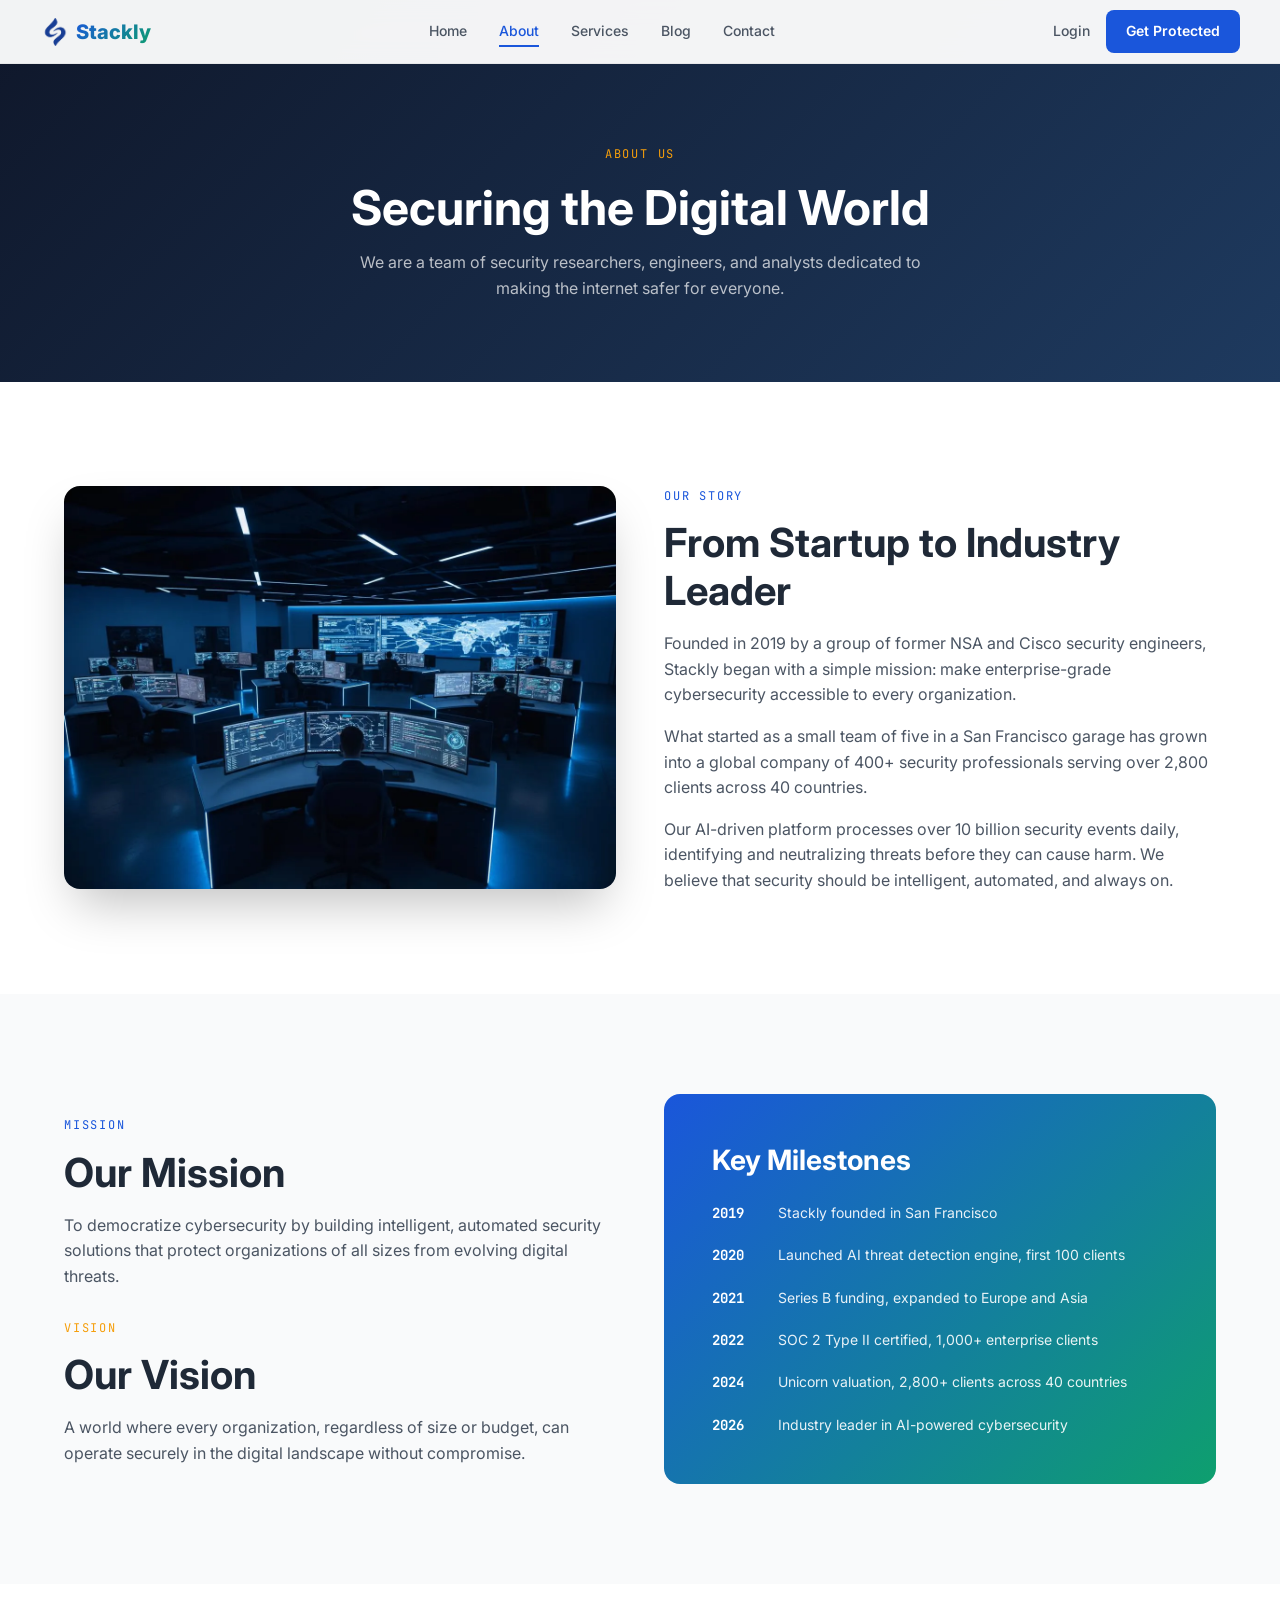
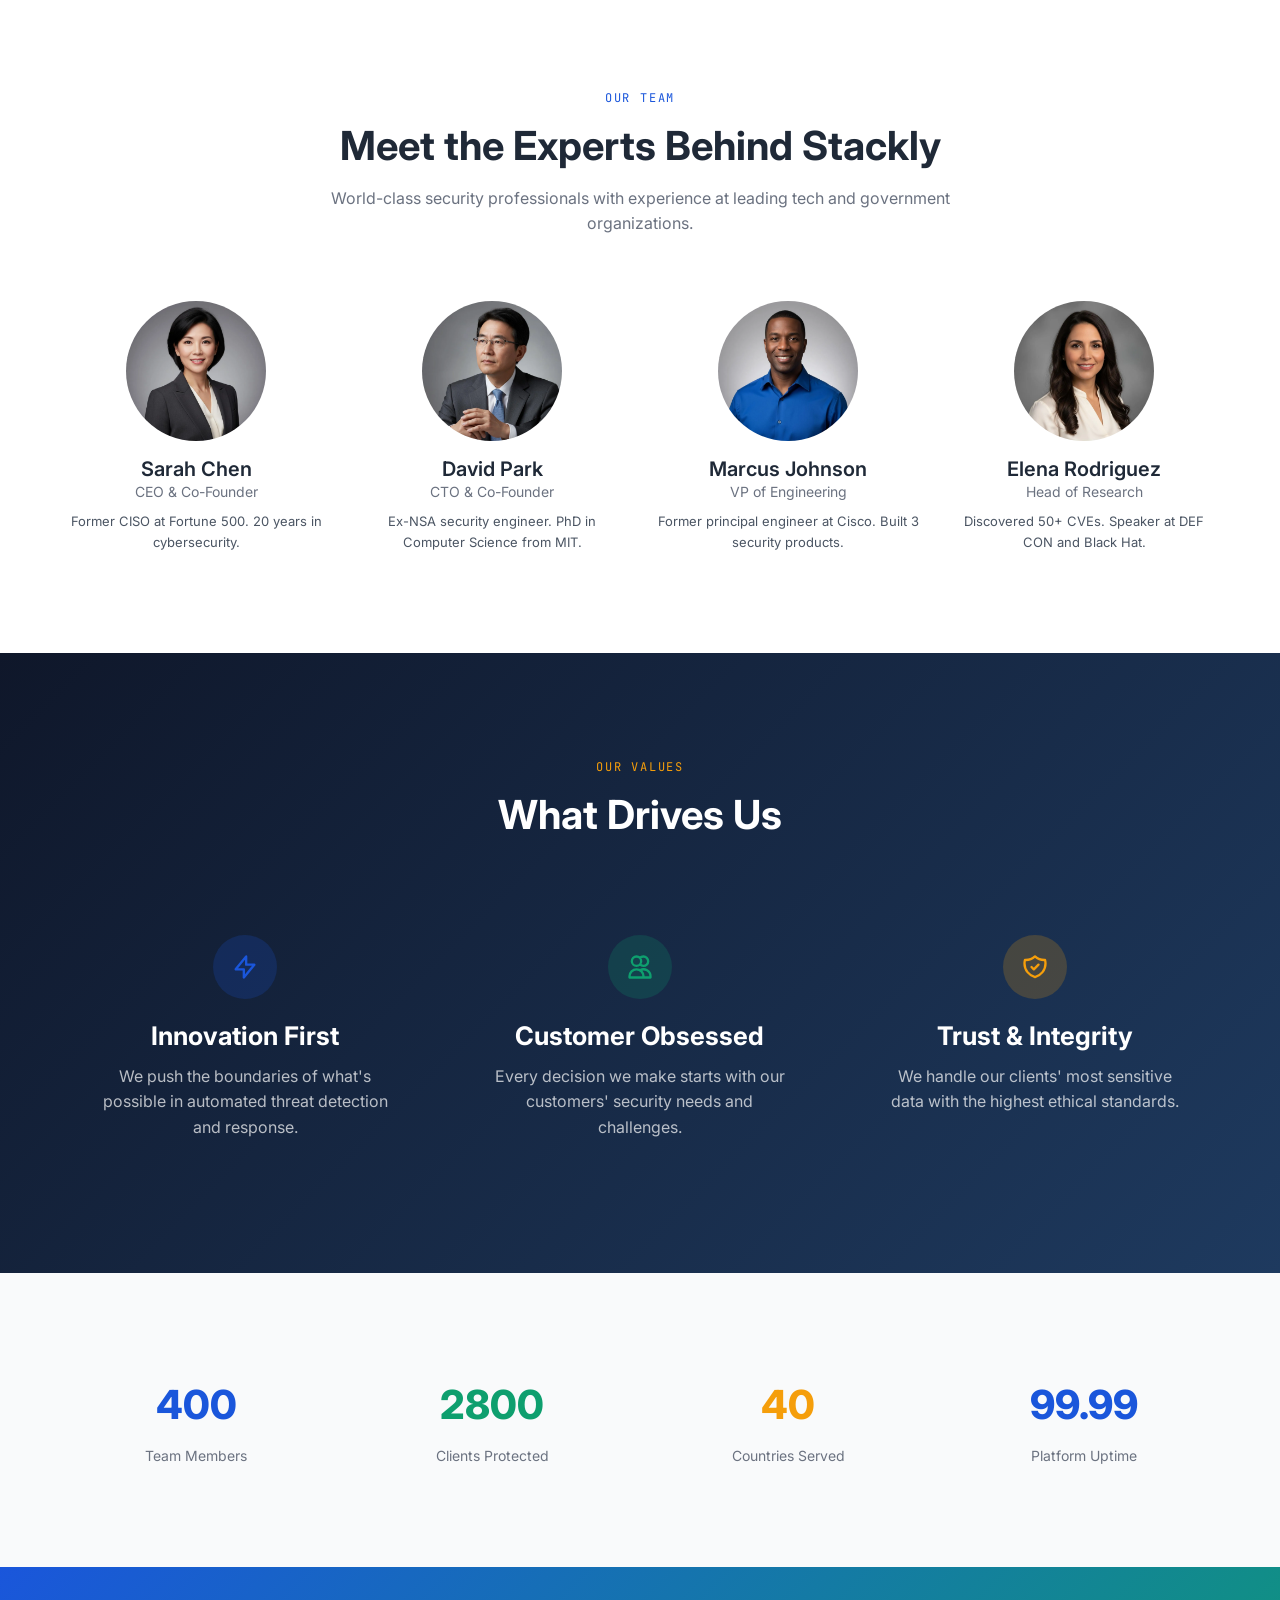
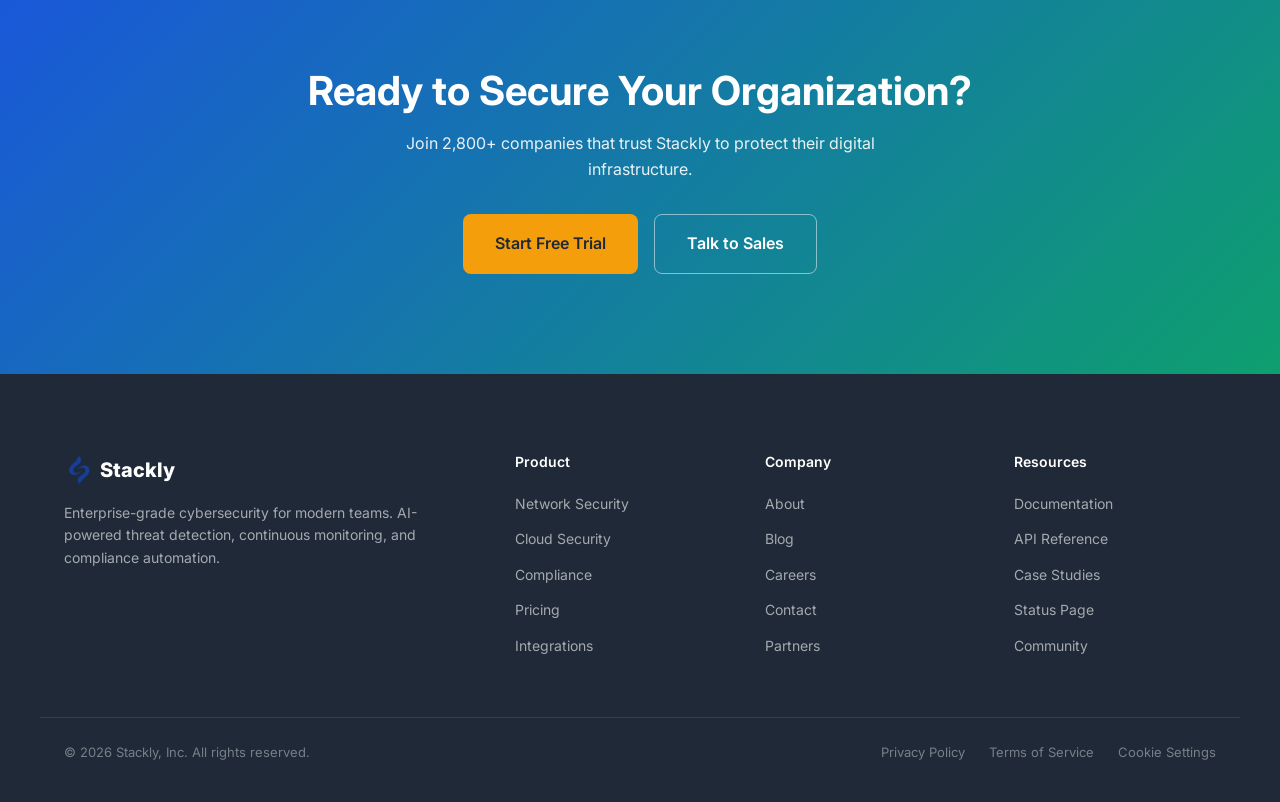
<file: about.html>
<!DOCTYPE html>
<html lang="en">
<head>
  <meta charset="UTF-8">
  <meta name="viewport" content="width=device-width, initial-scale=1.0">
  <title>About Us - Stackly</title>
  <link rel="preconnect" href="https://fonts.googleapis.com">
  <link rel="preconnect" href="https://fonts.gstatic.com" crossorigin>
  <link href="https://fonts.googleapis.com/css2?family=Inter:wght@400;500;600;700;800&family=JetBrains+Mono:wght@400;500&display=swap" rel="stylesheet">
  <link rel="stylesheet" href="assets/css/style.css">
</head>
<body>
  <!-- Navigation -->
  <nav class="navbar">
    <a href="index.html" class="navbar-brand">
      <img src="assets/images/logo.webp" alt="Stackly logo" class="logo-img">
      <span>Stackly</span>
    </a>
    <div class="navbar-nav">
      <a href="index.html" class="nav-link">Home</a>
      <a href="about.html" class="nav-link active">About</a>
      <a href="services.html" class="nav-link">Services</a>
      <a href="blog.html" class="nav-link">Blog</a>
      <a href="contact.html" class="nav-link">Contact</a>
    </div>
    <div class="navbar-auth" style="display:flex;align-items:center;gap:16px;">
      <a href="login.html" class="nav-link">Login</a>
      <a href="register.html" class="navbar-cta">Get Protected</a>
    </div>
    <button class="mobile-menu-btn" aria-label="Toggle menu">
      <span></span>
      <span></span>
      <span></span>
    </button>
  </nav>
  <div class="mobile-nav">
    <a href="index.html" class="nav-link">Home</a>
    <a href="about.html" class="nav-link active">About</a>
    <a href="services.html" class="nav-link">Services</a>
    <a href="blog.html" class="nav-link">Blog</a>
    <a href="contact.html" class="nav-link">Contact</a>
  </div>

  <!-- Page Header -->
  <section class="section section-dark" style="padding-top:140px;padding-bottom:80px;text-align:center;">
    <div class="container">
      <span class="label label-accent">About Us</span>
      <h1 style="color:white;margin-top:16px;font-size:48px;">Securing the Digital World</h1>
      <p style="color:rgba(255,255,255,0.7);max-width:600px;margin:16px auto 0;">We are a team of security researchers, engineers, and analysts dedicated to making the internet safer for everyone.</p>
    </div>
  </section>

  <!-- Our Story -->
  <section class="section" style="background:white;">
    <div class="container">
      <div class="grid-2">
        <div class="animate-slide-left">
          <img src="assets/images/soc-room.webp" alt="Our Security Operations Center" style="border-radius:var(--radius-lg);box-shadow:var(--shadow-xl);">
        </div>
        <div class="animate-slide-right">
          <span class="label label-primary">Our Story</span>
          <h2 style="margin:12px 0 16px;">From Startup to Industry Leader</h2>
          <p style="margin-bottom:16px;">Founded in 2019 by a group of former NSA and Cisco security engineers, Stackly began with a simple mission: make enterprise-grade cybersecurity accessible to every organization.</p>
          <p style="margin-bottom:16px;">What started as a small team of five in a San Francisco garage has grown into a global company of 400+ security professionals serving over 2,800 clients across 40 countries.</p>
          <p>Our AI-driven platform processes over 10 billion security events daily, identifying and neutralizing threats before they can cause harm. We believe that security should be intelligent, automated, and always on.</p>
        </div>
      </div>
    </div>
  </section>

  <!-- Mission & Vision -->
  <section class="section section-light">
    <div class="container">
      <div class="grid-2">
        <div class="animate-slide-left">
          <span class="label label-primary">Mission</span>
          <h2 style="margin:12px 0 16px;">Our Mission</h2>
          <p style="margin-bottom:24px;">To democratize cybersecurity by building intelligent, automated security solutions that protect organizations of all sizes from evolving digital threats.</p>
          <span class="label label-accent">Vision</span>
          <h2 style="margin:12px 0 16px;">Our Vision</h2>
          <p>A world where every organization, regardless of size or budget, can operate securely in the digital landscape without compromise.</p>
        </div>
        <div class="animate-slide-right">
          <div style="background:linear-gradient(135deg,var(--primary),var(--secondary));border-radius:var(--radius-lg);padding:48px;color:white;">
            <h3 style="color:white;margin-bottom:24px;font-size:28px;">Key Milestones</h3>
            <div style="display:flex;flex-direction:column;gap:20px;">
              <div style="display:flex;gap:16px;align-items:flex-start;">
                <span style="font-family:var(--font-mono);font-size:14px;font-weight:700;min-width:50px;">2019</span>
                <p style="color:rgba(255,255,255,0.9);font-size:14px;">Stackly founded in San Francisco</p>
              </div>
              <div style="display:flex;gap:16px;align-items:flex-start;">
                <span style="font-family:var(--font-mono);font-size:14px;font-weight:700;min-width:50px;">2020</span>
                <p style="color:rgba(255,255,255,0.9);font-size:14px;">Launched AI threat detection engine, first 100 clients</p>
              </div>
              <div style="display:flex;gap:16px;align-items:flex-start;">
                <span style="font-family:var(--font-mono);font-size:14px;font-weight:700;min-width:50px;">2021</span>
                <p style="color:rgba(255,255,255,0.9);font-size:14px;">Series B funding, expanded to Europe and Asia</p>
              </div>
              <div style="display:flex;gap:16px;align-items:flex-start;">
                <span style="font-family:var(--font-mono);font-size:14px;font-weight:700;min-width:50px;">2022</span>
                <p style="color:rgba(255,255,255,0.9);font-size:14px;">SOC 2 Type II certified, 1,000+ enterprise clients</p>
              </div>
              <div style="display:flex;gap:16px;align-items:flex-start;">
                <span style="font-family:var(--font-mono);font-size:14px;font-weight:700;min-width:50px;">2024</span>
                <p style="color:rgba(255,255,255,0.9);font-size:14px;">Unicorn valuation, 2,800+ clients across 40 countries</p>
              </div>
              <div style="display:flex;gap:16px;align-items:flex-start;">
                <span style="font-family:var(--font-mono);font-size:14px;font-weight:700;min-width:50px;">2026</span>
                <p style="color:rgba(255,255,255,0.9);font-size:14px;">Industry leader in AI-powered cybersecurity</p>
              </div>
            </div>
          </div>
        </div>
      </div>
    </div>
  </section>

  <!-- Team Section -->
  <section class="section" style="background:white;">
    <div class="container">
      <div class="section-header">
        <span class="label label-primary">Our Team</span>
        <h2>Meet the Experts Behind Stackly</h2>
        <p>World-class security professionals with experience at leading tech and government organizations.</p>
      </div>
      <div class="grid-4 animate-stagger">
        <div style="text-align:center;">
          <img src="assets/images/testimonial-1.webp" alt="Sarah Chen" style="width:140px;height:140px;border-radius:50%;object-fit:cover;margin:0 auto 16px;">
          <h4>Sarah Chen</h4>
          <p style="font-size:14px;color:var(--gray-light);">CEO &amp; Co-Founder</p>
          <p style="font-size:13px;margin-top:8px;">Former CISO at Fortune 500. 20 years in cybersecurity.</p>
        </div>
        <div style="text-align:center;">
          <img src="assets/images/testimonial-4.webp" alt="David Park" style="width:140px;height:140px;border-radius:50%;object-fit:cover;margin:0 auto 16px;">
          <h4>David Park</h4>
          <p style="font-size:14px;color:var(--gray-light);">CTO &amp; Co-Founder</p>
          <p style="font-size:13px;margin-top:8px;">Ex-NSA security engineer. PhD in Computer Science from MIT.</p>
        </div>
        <div style="text-align:center;">
          <img src="assets/images/testimonial-2.webp" alt="Marcus Johnson" style="width:140px;height:140px;border-radius:50%;object-fit:cover;margin:0 auto 16px;">
          <h4>Marcus Johnson</h4>
          <p style="font-size:14px;color:var(--gray-light);">VP of Engineering</p>
          <p style="font-size:13px;margin-top:8px;">Former principal engineer at Cisco. Built 3 security products.</p>
        </div>
        <div style="text-align:center;">
          <img src="assets/images/testimonial-3.webp" alt="Elena Rodriguez" style="width:140px;height:140px;border-radius:50%;object-fit:cover;margin:0 auto 16px;">
          <h4>Elena Rodriguez</h4>
          <p style="font-size:14px;color:var(--gray-light);">Head of Research</p>
          <p style="font-size:13px;margin-top:8px;">Discovered 50+ CVEs. Speaker at DEF CON and Black Hat.</p>
        </div>
      </div>
    </div>
  </section>

  <!-- Values -->
  <section class="section section-dark">
    <div class="container">
      <div class="section-header">
        <span class="label label-accent">Our Values</span>
        <h2>What Drives Us</h2>
      </div>
      <div class="grid-3 animate-stagger">
        <div style="text-align:center;padding:32px;">
          <div style="width:64px;height:64px;border-radius:50%;background:rgba(26,86,219,0.2);display:flex;align-items:center;justify-content:center;margin:0 auto 20px;">
            <svg width="28" height="28" fill="none" viewBox="0 0 24 24" stroke="#1a56db" stroke-width="2"><path stroke-linecap="round" stroke-linejoin="round" d="M13 10V3L4 14h7v7l9-11h-7z"/></svg>
          </div>
          <h3 style="color:white;margin-bottom:12px;">Innovation First</h3>
          <p style="color:rgba(255,255,255,0.7);">We push the boundaries of what's possible in automated threat detection and response.</p>
        </div>
        <div style="text-align:center;padding:32px;">
          <div style="width:64px;height:64px;border-radius:50%;background:rgba(14,159,110,0.2);display:flex;align-items:center;justify-content:center;margin:0 auto 20px;">
            <svg width="28" height="28" fill="none" viewBox="0 0 24 24" stroke="#0e9f6e" stroke-width="2"><path stroke-linecap="round" stroke-linejoin="round" d="M12 4.354a4 4 0 110 5.292M15 21H3v-1a6 6 0 0112 0v1zm0 0h6v-1a6 6 0 00-9-5.197M13 7a4 4 0 11-8 0 4 4 0 018 0z"/></svg>
          </div>
          <h3 style="color:white;margin-bottom:12px;">Customer Obsessed</h3>
          <p style="color:rgba(255,255,255,0.7);">Every decision we make starts with our customers' security needs and challenges.</p>
        </div>
        <div style="text-align:center;padding:32px;">
          <div style="width:64px;height:64px;border-radius:50%;background:rgba(245,158,11,0.2);display:flex;align-items:center;justify-content:center;margin:0 auto 20px;">
            <svg width="28" height="28" fill="none" viewBox="0 0 24 24" stroke="#f59e0b" stroke-width="2"><path stroke-linecap="round" stroke-linejoin="round" d="M9 12l2 2 4-4m5.618-4.016A11.955 11.955 0 0112 2.944a11.955 11.955 0 01-8.618 3.04A12.02 12.02 0 003 9c0 5.591 3.824 10.29 9 11.622 5.176-1.332 9-6.03 9-11.622 0-1.042-.133-2.052-.382-3.016z"/></svg>
          </div>
          <h3 style="color:white;margin-bottom:12px;">Trust &amp; Integrity</h3>
          <p style="color:rgba(255,255,255,0.7);">We handle our clients' most sensitive data with the highest ethical standards.</p>
        </div>
      </div>
    </div>
  </section>

  <!-- Stats -->
  <section class="section section-light">
    <div class="container">
      <div class="grid-4 animate-stagger" style="text-align:center;">
        <div>
          <div class="animate-counter" data-target="400" data-suffix="+" style="font-size:40px;font-weight:800;color:var(--primary);">400</div>
          <p style="color:var(--gray-light);font-size:14px;margin-top:8px;">Team Members</p>
        </div>
        <div>
          <div class="animate-counter" data-target="2800" data-suffix="+" style="font-size:40px;font-weight:800;color:var(--secondary);">
            2800
          </div>
          <p style="color:var(--gray-light);font-size:14px;margin-top:8px;">Clients Protected</p>
        </div>
        <div>
          <div class="animate-counter" data-target="40" data-suffix="+" style="font-size:40px;font-weight:800;color:var(--accent);">40</div>
          <p style="color:var(--gray-light);font-size:14px;margin-top:8px;">Countries Served</p>
        </div>
        <div>
          <div class="animate-counter" data-target="99.99" data-suffix="%" style="font-size:40px;font-weight:800;color:var(--primary);">99.99</div>
          <p style="color:var(--gray-light);font-size:14px;margin-top:8px;">Platform Uptime</p>
        </div>
      </div>
    </div>
  </section>

  <!-- CTA -->
  <section class="section" style="background:linear-gradient(135deg,var(--primary),var(--secondary));text-align:center;">
    <div class="container">
      <h2 style="color:white;margin-bottom:16px;">Ready to Secure Your Organization?</h2>
      <p style="color:rgba(255,255,255,0.9);max-width:500px;margin:0 auto 32px;">Join 2,800+ companies that trust Stackly to protect their digital infrastructure.</p>
      <div style="display:flex;gap:16px;justify-content:center;flex-wrap:wrap;">
        <a href="register.html" class="btn btn-accent btn-lg">Start Free Trial</a>
        <a href="contact.html" class="btn btn-outline btn-lg" style="border-color:rgba(255,255,255,0.5);">Talk to Sales</a>
      </div>
    </div>
  </section>

  <!-- Footer -->
  <footer class="footer">
    <div class="footer-grid">
      <div>
        <div class="footer-brand">
          <img src="assets/images/logo.webp" alt="Stackly logo" class="logo-img">
          <span>Stackly</span>
        </div>
        <p class="footer-desc">Enterprise-grade cybersecurity for modern teams. AI-powered threat detection, continuous monitoring, and compliance automation.</p>
      </div>
      <div class="footer-column"><h4>Product</h4><ul class="footer-links"><li><a href="services.html">Network Security</a></li><li><a href="services.html">Cloud Security</a></li><li><a href="services.html">Compliance</a></li><li><a href="index.html">Pricing</a></li><li><a href="services.html">Integrations</a></li></ul></div>
      <div class="footer-column"><h4>Company</h4><ul class="footer-links"><li><a href="about.html">About</a></li><li><a href="blog.html">Blog</a></li><li><a href="contact.html">Careers</a></li><li><a href="contact.html">Contact</a></li><li><a href="contact.html">Partners</a></li></ul></div>
      <div class="footer-column"><h4>Resources</h4><ul class="footer-links"><li><a href="services.html">Documentation</a></li><li><a href="services.html">API Reference</a></li><li><a href="blog.html">Case Studies</a></li><li><a href="index.html">Status Page</a></li><li><a href="contact.html">Community</a></li></ul></div>
    </div>
    <div class="footer-bottom">
      <p class="footer-copyright">&copy; 2026 Stackly, Inc. All rights reserved.</p>
      <div class="footer-legal"><a href="404.html">Privacy Policy</a><a href="404.html">Terms of Service</a><a href="404.html">Cookie Settings</a></div>
    </div>
  </footer>

  <script src="assets/js/main.js"></script>
</body>
</html>
</file>
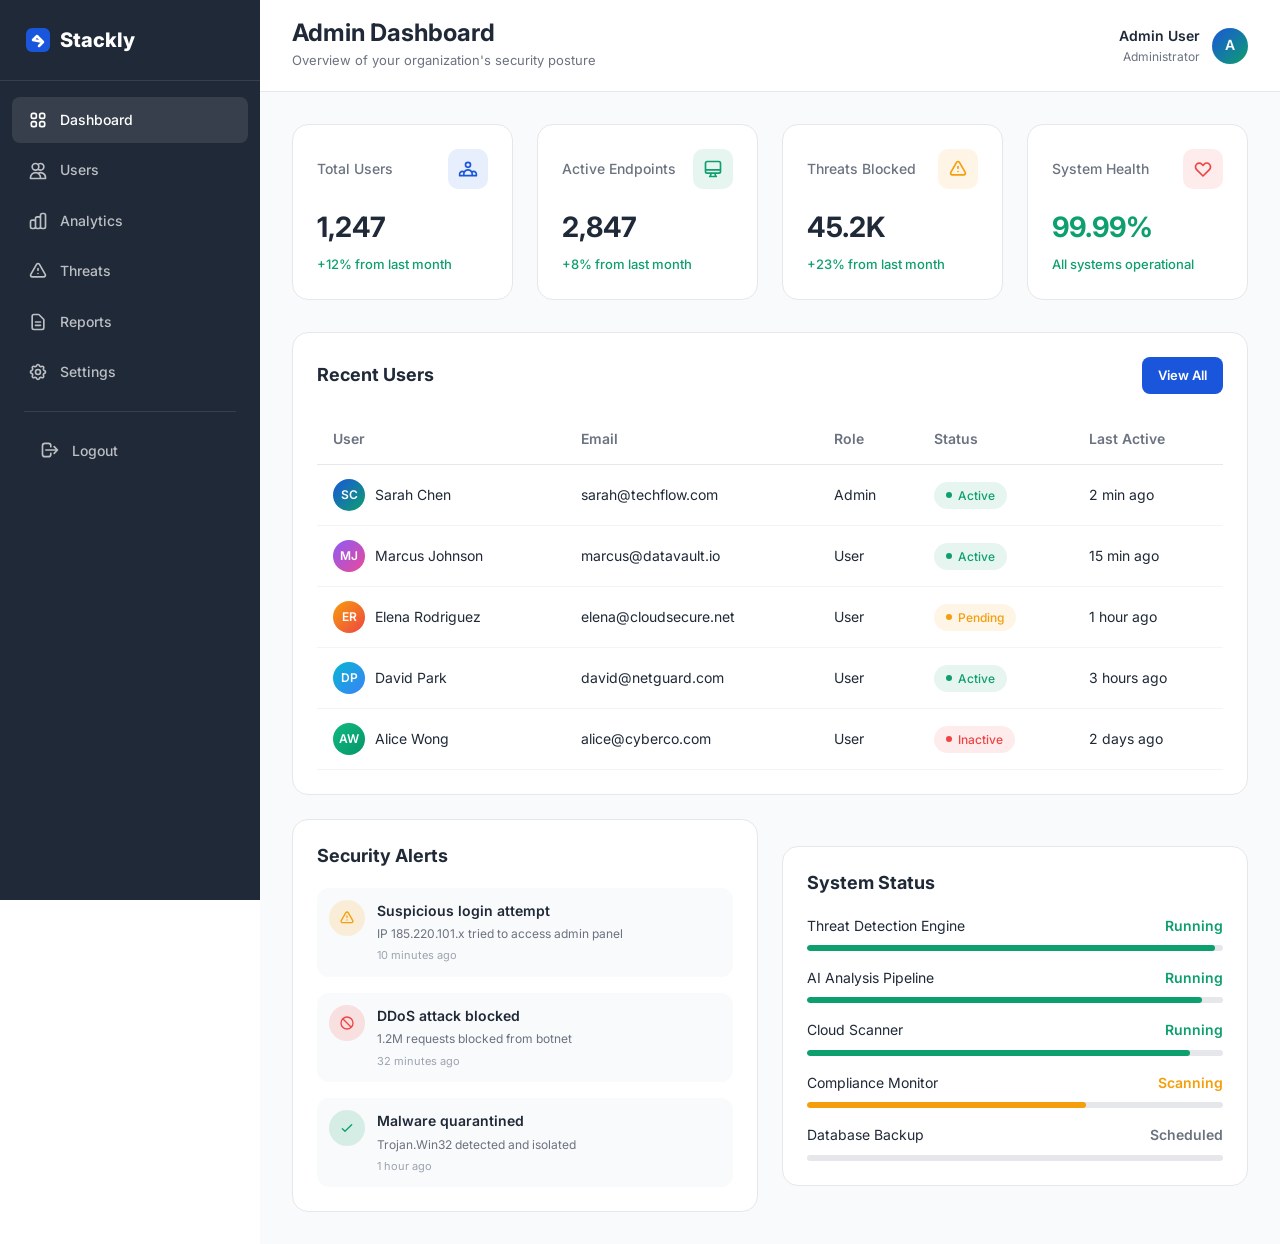
<file: admin-dashboard.html>
<!DOCTYPE html>
<html lang="en">
<head>
  <meta charset="UTF-8">
  <meta name="viewport" content="width=device-width, initial-scale=1.0">
  <title>Admin Dashboard - Stackly</title>
  <link rel="preconnect" href="https://fonts.googleapis.com">
  <link rel="preconnect" href="https://fonts.gstatic.com" crossorigin>
  <link href="https://fonts.googleapis.com/css2?family=Inter:wght@400;500;600;700;800&family=JetBrains+Mono:wght@400;500&display=swap" rel="stylesheet">
  <link rel="stylesheet" href="assets/css/style.css">
</head>
<body>
  <div class="dashboard-layout">
    <!-- Sidebar -->
    <aside class="sidebar">
      <div class="sidebar-brand">
        <svg viewBox="0 0 28 28" fill="none" width="28" height="28">
          <rect x="2" y="2" width="24" height="24" rx="6" fill="url(#dLogo)"/>
          <path d="M9 14l4-4 6 6m0 0l-4 4m4-4L9 14" stroke="white" stroke-width="2.5" stroke-linecap="round" stroke-linejoin="round"/>
          <defs><linearGradient id="dLogo" x1="2" y1="2" x2="26" y2="26"><stop stop-color="#1a56db"/><stop offset="1" stop-color="#0e9f6e"/></linearGradient></defs>
        </svg>
        Stackly
      </div>
      <nav class="sidebar-nav">
        <a href="admin-dashboard.html" class="sidebar-nav-item active">
          <svg fill="none" viewBox="0 0 24 24" stroke="currentColor" stroke-width="2"><path stroke-linecap="round" stroke-linejoin="round" d="M4 6a2 2 0 012-2h2a2 2 0 012 2v2a2 2 0 01-2 2H6a2 2 0 01-2-2V6zM14 6a2 2 0 012-2h2a2 2 0 012 2v2a2 2 0 01-2 2h-2a2 2 0 01-2-2V6zM4 16a2 2 0 012-2h2a2 2 0 012 2v2a2 2 0 01-2 2H6a2 2 0 01-2-2v-2zM14 16a2 2 0 012-2h2a2 2 0 012 2v2a2 2 0 01-2 2h-2a2 2 0 01-2-2v-2z"/></svg>
          Dashboard
        </a>
        <a href="404.html" class="sidebar-nav-item">
          <svg fill="none" viewBox="0 0 24 24" stroke="currentColor" stroke-width="2"><path stroke-linecap="round" stroke-linejoin="round" d="M12 4.354a4 4 0 110 5.292M15 21H3v-1a6 6 0 0112 0v1zm0 0h6v-1a6 6 0 00-9-5.197M13 7a4 4 0 11-8 0 4 4 0 018 0z"/></svg>
          Users
        </a>
        <a href="404.html" class="sidebar-nav-item">
          <svg fill="none" viewBox="0 0 24 24" stroke="currentColor" stroke-width="2"><path stroke-linecap="round" stroke-linejoin="round" d="M9 19v-6a2 2 0 00-2-2H5a2 2 0 00-2 2v6a2 2 0 002 2h2a2 2 0 002-2zm0 0V9a2 2 0 012-2h2a2 2 0 012 2v10m-6 0a2 2 0 002 2h2a2 2 0 002-2m0 0V5a2 2 0 012-2h2a2 2 0 012 2v14a2 2 0 01-2 2h-2a2 2 0 01-2-2z"/></svg>
          Analytics
        </a>
        <a href="404.html" class="sidebar-nav-item">
          <svg fill="none" viewBox="0 0 24 24" stroke="currentColor" stroke-width="2"><path stroke-linecap="round" stroke-linejoin="round" d="M12 9v2m0 4h.01m-6.938 4h13.856c1.54 0 2.502-1.667 1.732-3L13.732 4c-.77-1.333-2.694-1.333-3.464 0L3.34 16c-.77 1.333.192 3 1.732 3z"/></svg>
          Threats
        </a>
        <a href="404.html" class="sidebar-nav-item">
          <svg fill="none" viewBox="0 0 24 24" stroke="currentColor" stroke-width="2"><path stroke-linecap="round" stroke-linejoin="round" d="M9 12h6m-6 4h6m2 5H7a2 2 0 01-2-2V5a2 2 0 012-2h5.586a1 1 0 01.707.293l5.414 5.414a1 1 0 01.293.707V19a2 2 0 01-2 2z"/></svg>
          Reports
        </a>
        <a href="404.html" class="sidebar-nav-item">
          <svg fill="none" viewBox="0 0 24 24" stroke="currentColor" stroke-width="2"><path stroke-linecap="round" stroke-linejoin="round" d="M10.325 4.317c.426-1.756 2.924-1.756 3.35 0a1.724 1.724 0 002.573 1.066c1.543-.94 3.31.826 2.37 2.37a1.724 1.724 0 001.065 2.572c1.756.426 1.756 2.924 0 3.35a1.724 1.724 0 00-1.066 2.573c.94 1.543-.826 3.31-2.37 2.37a1.724 1.724 0 00-2.572 1.065c-.426 1.756-2.924 1.756-3.35 0a1.724 1.724 0 00-2.573-1.066c-1.543.94-3.31-.826-2.37-2.37a1.724 1.724 0 00-1.065-2.572c-1.756-.426-1.756-2.924 0-3.35a1.724 1.724 0 001.066-2.573c-.94-1.543.826-3.31 2.37-2.37.996.608 2.296.07 2.572-1.065z"/><path stroke-linecap="round" stroke-linejoin="round" d="M15 12a3 3 0 11-6 0 3 3 0 016 0z"/></svg>
          Settings
        </a>
        <div style="border-top:1px solid rgba(255,255,255,0.1);margin:16px 12px;padding-top:16px;">
          <button id="logout-btn" class="sidebar-nav-item" style="width:100%;background:none;border:none;color:rgba(255,255,255,0.7);">
            <svg fill="none" viewBox="0 0 24 24" stroke="currentColor" stroke-width="2"><path stroke-linecap="round" stroke-linejoin="round" d="M17 16l4-4m0 0l-4-4m4 4H7m6 4v1a3 3 0 01-3 3H6a3 3 0 01-3-3V7a3 3 0 013-3h4a3 3 0 013 3v1"/></svg>
            Logout
          </button>
        </div>
      </nav>
    </aside>

    <!-- Main Content -->
    <div class="main-content">
      <header class="dashboard-header">
        <div>
          <h1 class="dashboard-title">Admin Dashboard</h1>
          <p style="font-size:13px;color:var(--gray-light);margin-top:4px;">Overview of your organization's security posture</p>
        </div>
        <div class="dashboard-user">
          <div style="text-align:right;">
            <div class="dashboard-user-name" style="font-weight:600;font-size:14px;color:var(--dark);">Admin User</div>
            <div class="dashboard-user-role" style="font-size:12px;color:var(--gray-light);">Administrator</div>
          </div>
          <div class="dashboard-user-avatar dashboard-user-initial">A</div>
        </div>
      </header>

      <div class="dashboard-body">
        <!-- Stats Cards -->
        <div class="dashboard-grid">
          <div class="dashboard-card">
            <div class="dashboard-card-header">
              <span class="dashboard-card-title">Total Users</span>
              <div class="dashboard-card-icon blue"><svg width="20" height="20" fill="none" viewBox="0 0 24 24" stroke="currentColor" stroke-width="2"><path stroke-linecap="round" stroke-linejoin="round" d="M17 20h5v-2a3 3 0 00-5.356-1.857M17 20H7m10 0v-2c0-.656-.126-1.283-.356-1.857M7 20H2v-2a3 3 0 015.356-1.857M7 20v-2c0-.656.126-1.283.356-1.857m0 0a5.002 5.002 0 019.288 0M15 7a3 3 0 11-6 0 3 3 0 016 0z"/></svg></div>
            </div>
            <div class="dashboard-card-value">1,247</div>
            <div class="dashboard-card-change up">+12% from last month</div>
          </div>
          <div class="dashboard-card">
            <div class="dashboard-card-header">
              <span class="dashboard-card-title">Active Endpoints</span>
              <div class="dashboard-card-icon green"><svg width="20" height="20" fill="none" viewBox="0 0 24 24" stroke="currentColor" stroke-width="2"><path stroke-linecap="round" stroke-linejoin="round" d="M9.75 17L9 20l-1 1h8l-1-1-.75-3M3 13h18M5 17h14a2 2 0 002-2V5a2 2 0 00-2-2H5a2 2 0 00-2 2v10a2 2 0 002 2z"/></svg></div>
            </div>
            <div class="dashboard-card-value">2,847</div>
            <div class="dashboard-card-change up">+8% from last month</div>
          </div>
          <div class="dashboard-card">
            <div class="dashboard-card-header">
              <span class="dashboard-card-title">Threats Blocked</span>
              <div class="dashboard-card-icon amber"><svg width="20" height="20" fill="none" viewBox="0 0 24 24" stroke="currentColor" stroke-width="2"><path stroke-linecap="round" stroke-linejoin="round" d="M12 9v2m0 4h.01m-6.938 4h13.856c1.54 0 2.502-1.667 1.732-3L13.732 4c-.77-1.333-2.694-1.333-3.464 0L3.34 16c-.77 1.333.192 3 1.732 3z"/></svg></div>
            </div>
            <div class="dashboard-card-value">45.2K</div>
            <div class="dashboard-card-change up">+23% from last month</div>
          </div>
          <div class="dashboard-card">
            <div class="dashboard-card-header">
              <span class="dashboard-card-title">System Health</span>
              <div class="dashboard-card-icon red"><svg width="20" height="20" fill="none" viewBox="0 0 24 24" stroke="currentColor" stroke-width="2"><path stroke-linecap="round" stroke-linejoin="round" d="M4.318 6.318a4.5 4.5 0 000 6.364L12 20.364l7.682-7.682a4.5 4.5 0 00-6.364-6.364L12 7.636l-1.318-1.318a4.5 4.5 0 00-6.364 0z"/></svg></div>
            </div>
            <div class="dashboard-card-value" style="color:var(--secondary);">99.99%</div>
            <div class="dashboard-card-change up">All systems operational</div>
          </div>
        </div>

        <!-- Recent Users Table -->
        <div class="dashboard-card" style="margin-bottom:24px;">
          <div style="display:flex;justify-content:space-between;align-items:center;margin-bottom:20px;">
            <h3 style="font-size:18px;">Recent Users</h3>
            <a href="404.html" class="btn btn-sm btn-primary">View All</a>
          </div>
          <div style="overflow-x:auto;">
            <table class="dashboard-table">
              <thead>
                <tr>
                  <th>User</th>
                  <th>Email</th>
                  <th>Role</th>
                  <th>Status</th>
                  <th>Last Active</th>
                </tr>
              </thead>
              <tbody>
                <tr>
                  <td style="display:flex;align-items:center;gap:10px;">
                    <div style="width:32px;height:32px;border-radius:50%;background:linear-gradient(135deg,var(--primary),var(--secondary));display:flex;align-items:center;justify-content:center;color:white;font-size:12px;font-weight:600;">SC</div>
                    Sarah Chen
                  </td>
                  <td>sarah@techflow.com</td>
                  <td>Admin</td>
                  <td><span class="status-badge status-active">Active</span></td>
                  <td>2 min ago</td>
                </tr>
                <tr>
                  <td style="display:flex;align-items:center;gap:10px;">
                    <div style="width:32px;height:32px;border-radius:50%;background:linear-gradient(135deg,#8b5cf6,#ec4899);display:flex;align-items:center;justify-content:center;color:white;font-size:12px;font-weight:600;">MJ</div>
                    Marcus Johnson
                  </td>
                  <td>marcus@datavault.io</td>
                  <td>User</td>
                  <td><span class="status-badge status-active">Active</span></td>
                  <td>15 min ago</td>
                </tr>
                <tr>
                  <td style="display:flex;align-items:center;gap:10px;">
                    <div style="width:32px;height:32px;border-radius:50%;background:linear-gradient(135deg,#f59e0b,#ef4444);display:flex;align-items:center;justify-content:center;color:white;font-size:12px;font-weight:600;">ER</div>
                    Elena Rodriguez
                  </td>
                  <td>elena@cloudsecure.net</td>
                  <td>User</td>
                  <td><span class="status-badge status-pending">Pending</span></td>
                  <td>1 hour ago</td>
                </tr>
                <tr>
                  <td style="display:flex;align-items:center;gap:10px;">
                    <div style="width:32px;height:32px;border-radius:50%;background:linear-gradient(135deg,#06b6d4,#3b82f6);display:flex;align-items:center;justify-content:center;color:white;font-size:12px;font-weight:600;">DP</div>
                    David Park
                  </td>
                  <td>david@netguard.com</td>
                  <td>User</td>
                  <td><span class="status-badge status-active">Active</span></td>
                  <td>3 hours ago</td>
                </tr>
                <tr>
                  <td style="display:flex;align-items:center;gap:10px;">
                    <div style="width:32px;height:32px;border-radius:50%;background:linear-gradient(135deg,#10b981,#059669);display:flex;align-items:center;justify-content:center;color:white;font-size:12px;font-weight:600;">AW</div>
                    Alice Wong
                  </td>
                  <td>alice@cyberco.com</td>
                  <td>User</td>
                  <td><span class="status-badge status-inactive">Inactive</span></td>
                  <td>2 days ago</td>
                </tr>
              </tbody>
            </table>
          </div>
        </div>

        <!-- Security Alerts & Recent Activity -->
        <div class="grid-2" style="gap:24px;">
          <div class="dashboard-card">
            <h3 style="font-size:18px;margin-bottom:20px;">Security Alerts</h3>
            <div style="display:flex;flex-direction:column;gap:16px;">
              <div style="display:flex;align-items:flex-start;gap:12px;padding:12px;background:var(--light);border-radius:var(--radius);">
                <div style="width:36px;height:36px;border-radius:50%;background:rgba(245,158,11,0.15);display:flex;align-items:center;justify-content:center;flex-shrink:0;">
                  <svg width="16" height="16" fill="none" viewBox="0 0 24 24" stroke="#f59e0b" stroke-width="2"><path stroke-linecap="round" stroke-linejoin="round" d="M12 9v2m0 4h.01m-6.938 4h13.856c1.54 0 2.502-1.667 1.732-3L13.732 4c-.77-1.333-2.694-1.333-3.464 0L3.34 16c-.77 1.333.192 3 1.732 3z"/></svg>
                </div>
                <div>
                  <p style="font-weight:600;font-size:14px;color:var(--dark);">Suspicious login attempt</p>
                  <p style="font-size:12px;color:var(--gray-light);margin-top:2px;">IP 185.220.101.x tried to access admin panel</p>
                  <p style="font-size:11px;color:var(--gray-lighter);margin-top:4px;">10 minutes ago</p>
                </div>
              </div>
              <div style="display:flex;align-items:flex-start;gap:12px;padding:12px;background:var(--light);border-radius:var(--radius);">
                <div style="width:36px;height:36px;border-radius:50%;background:rgba(239,68,68,0.15);display:flex;align-items:center;justify-content:center;flex-shrink:0;">
                  <svg width="16" height="16" fill="none" viewBox="0 0 24 24" stroke="#ef4444" stroke-width="2"><path stroke-linecap="round" stroke-linejoin="round" d="M18.364 18.364A9 9 0 005.636 5.636m12.728 12.728A9 9 0 015.636 5.636m12.728 12.728L5.636 5.636"/></svg>
                </div>
                <div>
                  <p style="font-weight:600;font-size:14px;color:var(--dark);">DDoS attack blocked</p>
                  <p style="font-size:12px;color:var(--gray-light);margin-top:2px;">1.2M requests blocked from botnet</p>
                  <p style="font-size:11px;color:var(--gray-lighter);margin-top:4px;">32 minutes ago</p>
                </div>
              </div>
              <div style="display:flex;align-items:flex-start;gap:12px;padding:12px;background:var(--light);border-radius:var(--radius);">
                <div style="width:36px;height:36px;border-radius:50%;background:rgba(14,159,110,0.15);display:flex;align-items:center;justify-content:center;flex-shrink:0;">
                  <svg width="16" height="16" fill="none" viewBox="0 0 24 24" stroke="#0e9f6e" stroke-width="2"><path stroke-linecap="round" stroke-linejoin="round" d="M5 13l4 4L19 7"/></svg>
                </div>
                <div>
                  <p style="font-weight:600;font-size:14px;color:var(--dark);">Malware quarantined</p>
                  <p style="font-size:12px;color:var(--gray-light);margin-top:2px;">Trojan.Win32 detected and isolated</p>
                  <p style="font-size:11px;color:var(--gray-lighter);margin-top:4px;">1 hour ago</p>
                </div>
              </div>
            </div>
          </div>
          <div class="dashboard-card">
            <h3 style="font-size:18px;margin-bottom:20px;">System Status</h3>
            <div style="display:flex;flex-direction:column;gap:16px;">
              <div>
                <div style="display:flex;justify-content:space-between;margin-bottom:8px;">
                  <span style="font-size:14px;color:var(--dark);">Threat Detection Engine</span>
                  <span style="font-size:14px;color:var(--secondary);font-weight:600;">Running</span>
                </div>
                <div style="height:6px;background:var(--border);border-radius:3px;overflow:hidden;">
                  <div style="height:100%;width:98%;background:var(--secondary);border-radius:3px;"></div>
                </div>
              </div>
              <div>
                <div style="display:flex;justify-content:space-between;margin-bottom:8px;">
                  <span style="font-size:14px;color:var(--dark);">AI Analysis Pipeline</span>
                  <span style="font-size:14px;color:var(--secondary);font-weight:600;">Running</span>
                </div>
                <div style="height:6px;background:var(--border);border-radius:3px;overflow:hidden;">
                  <div style="height:100%;width:95%;background:var(--secondary);border-radius:3px;"></div>
                </div>
              </div>
              <div>
                <div style="display:flex;justify-content:space-between;margin-bottom:8px;">
                  <span style="font-size:14px;color:var(--dark);">Cloud Scanner</span>
                  <span style="font-size:14px;color:var(--secondary);font-weight:600;">Running</span>
                </div>
                <div style="height:6px;background:var(--border);border-radius:3px;overflow:hidden;">
                  <div style="height:100%;width:92%;background:var(--secondary);border-radius:3px;"></div>
                </div>
              </div>
              <div>
                <div style="display:flex;justify-content:space-between;margin-bottom:8px;">
                  <span style="font-size:14px;color:var(--dark);">Compliance Monitor</span>
                  <span style="font-size:14px;color:var(--accent);font-weight:600;">Scanning</span>
                </div>
                <div style="height:6px;background:var(--border);border-radius:3px;overflow:hidden;">
                  <div style="height:100%;width:67%;background:var(--accent);border-radius:3px;"></div>
                </div>
              </div>
              <div>
                <div style="display:flex;justify-content:space-between;margin-bottom:8px;">
                  <span style="font-size:14px;color:var(--dark);">Database Backup</span>
                  <span style="font-size:14px;color:var(--gray-light);font-weight:600;">Scheduled</span>
                </div>
                <div style="height:6px;background:var(--border);border-radius:3px;overflow:hidden;">
                  <div style="height:100%;width:0%;background:var(--primary);border-radius:3px;"></div>
                </div>
              </div>
            </div>
          </div>
        </div>
      </div>
    </div>
  </div>

  <script src="assets/js/main.js"></script>
  <script>
    // Admin auth guard
    document.addEventListener('DOMContentLoaded', () => {
      const user = Auth.getUser();
      if (!user || user.role !== 'admin') {
        // For demo, auto-login as admin if not logged in
        if (!user) {
          Auth.login('admin@stackly.com', 'password', 'admin');
          window.location.reload();
          return;
        }
        window.location.href = 'login.html';
      }
    });
  </script>
</body>
</html>
</file>
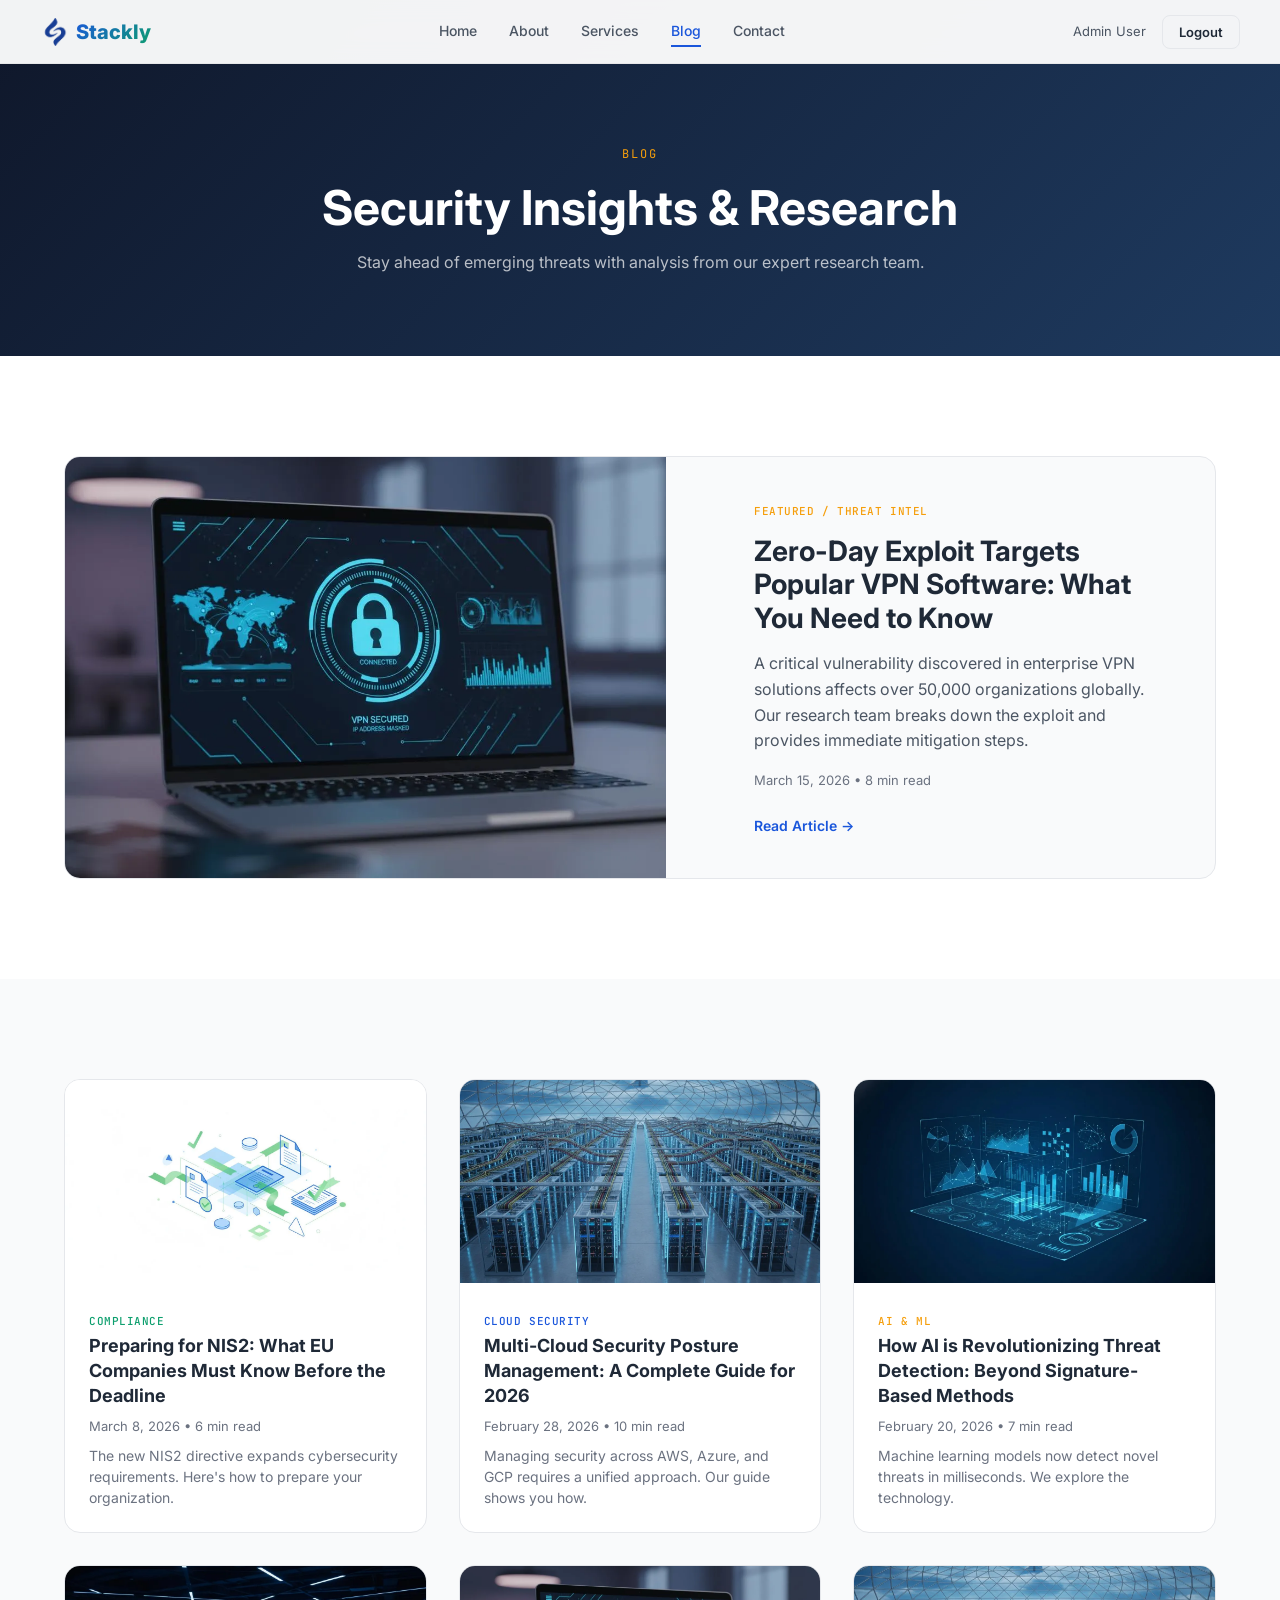
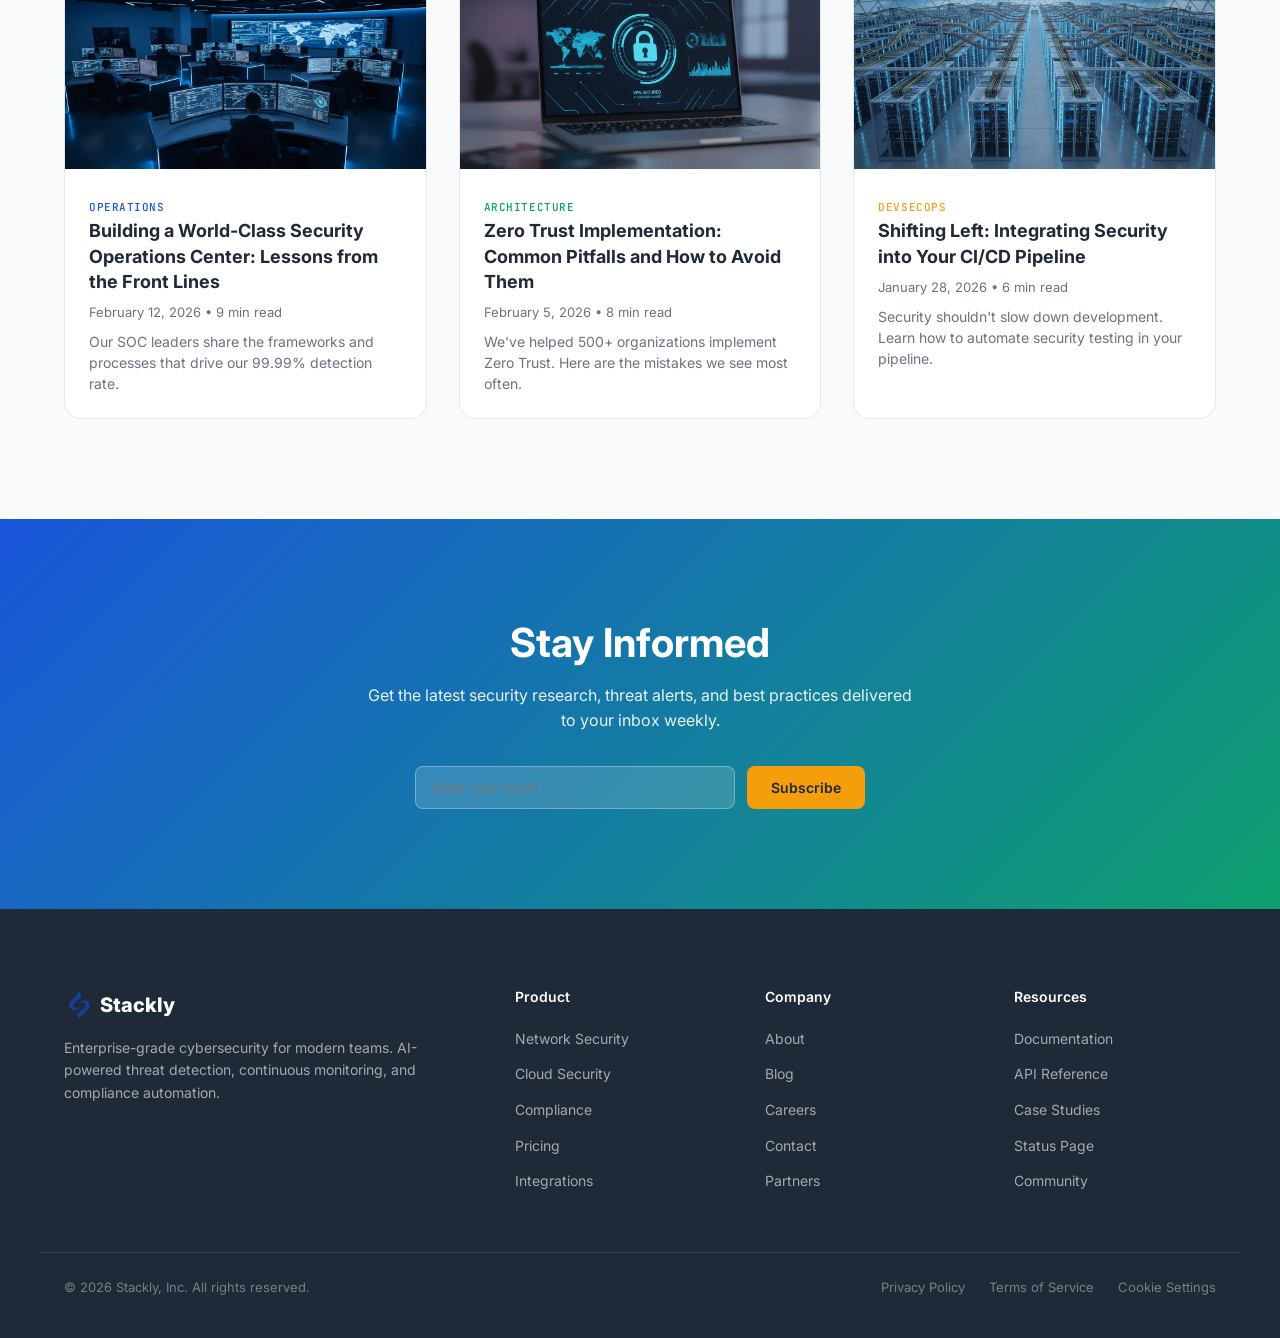
<file: blog.html>
<!DOCTYPE html>
<html lang="en">
<head>
  <meta charset="UTF-8">
  <meta name="viewport" content="width=device-width, initial-scale=1.0">
  <title>Blog - Stackly</title>
  <link rel="preconnect" href="https://fonts.googleapis.com">
  <link rel="preconnect" href="https://fonts.gstatic.com" crossorigin>
  <link href="https://fonts.googleapis.com/css2?family=Inter:wght@400;500;600;700;800&family=JetBrains+Mono:wght@400;500&display=swap" rel="stylesheet">
  <link rel="stylesheet" href="assets/css/style.css">
</head>
<body>
  <!-- Navigation -->
  <nav class="navbar">
    <a href="index.html" class="navbar-brand">
      <img src="assets/images/logo.webp" alt="Stackly logo" class="logo-img">
      <span>Stackly</span>
    </a>
    <div class="navbar-nav">
      <a href="index.html" class="nav-link">Home</a>
      <a href="about.html" class="nav-link">About</a>
      <a href="services.html" class="nav-link">Services</a>
      <a href="blog.html" class="nav-link active">Blog</a>
      <a href="contact.html" class="nav-link">Contact</a>
    </div>
    <div class="navbar-auth" style="display:flex;align-items:center;gap:16px;">
      <a href="login.html" class="nav-link">Login</a>
      <a href="register.html" class="navbar-cta">Get Protected</a>
    </div>
    <button class="mobile-menu-btn" aria-label="Toggle menu"><span></span><span></span><span></span></button>
  </nav>
  <div class="mobile-nav">
    <a href="index.html" class="nav-link">Home</a>
    <a href="about.html" class="nav-link">About</a>
    <a href="services.html" class="nav-link">Services</a>
    <a href="blog.html" class="nav-link active">Blog</a>
    <a href="contact.html" class="nav-link">Contact</a>
  </div>

  <!-- Page Header -->
  <section class="section section-dark" style="padding-top:140px;padding-bottom:80px;text-align:center;">
    <div class="container">
      <span class="label label-accent">Blog</span>
      <h1 style="color:white;margin-top:16px;font-size:48px;">Security Insights &amp; Research</h1>
      <p style="color:rgba(255,255,255,0.7);max-width:600px;margin:16px auto 0;">Stay ahead of emerging threats with analysis from our expert research team.</p>
    </div>
  </section>

  <!-- Featured Post -->
  <section class="section" style="background:white;">
    <div class="container">
      <div class="animate-fade" style="display:grid;grid-template-columns:1.2fr 1fr;gap:48px;align-items:center;background:var(--light);border-radius:var(--radius-lg);overflow:hidden;border:1px solid var(--border);">
        <img src="assets/images/blog-vpn.webp" alt="VPN Security" style="width:100%;height:100%;object-fit:cover;min-height:300px;">
        <div style="padding:40px;">
          <span class="blog-category" style="color:var(--accent);">Featured / Threat Intel</span>
          <h2 style="margin:12px 0 16px;font-size:28px;">Zero-Day Exploit Targets Popular VPN Software: What You Need to Know</h2>
          <p style="margin-bottom:16px;">A critical vulnerability discovered in enterprise VPN solutions affects over 50,000 organizations globally. Our research team breaks down the exploit and provides immediate mitigation steps.</p>
          <p class="blog-date">March 15, 2026 &bull; 8 min read</p>
          <a href="404.html" class="service-link" style="margin-top:16px;display:inline-flex;">Read Article &rarr;</a>
        </div>
      </div>
    </div>
  </section>

  <!-- Blog Grid -->
  <section class="section section-light">
    <div class="container">
      <div class="grid-3 animate-stagger">
        <article class="blog-card">
          <img src="assets/images/blog-compliance.webp" alt="NIS2 Compliance" class="blog-card-image">
          <div class="blog-card-content">
            <span class="blog-category" style="color:var(--secondary);">Compliance</span>
            <h3>Preparing for NIS2: What EU Companies Must Know Before the Deadline</h3>
            <p class="blog-date">March 8, 2026 &bull; 6 min read</p>
            <p class="blog-excerpt">The new NIS2 directive expands cybersecurity requirements. Here's how to prepare your organization.</p>
          </div>
        </article>
        <article class="blog-card">
          <img src="assets/images/blog-cloud.webp" alt="Cloud Security" class="blog-card-image">
          <div class="blog-card-content">
            <span class="blog-category" style="color:var(--primary);">Cloud Security</span>
            <h3>Multi-Cloud Security Posture Management: A Complete Guide for 2026</h3>
            <p class="blog-date">February 28, 2026 &bull; 10 min read</p>
            <p class="blog-excerpt">Managing security across AWS, Azure, and GCP requires a unified approach. Our guide shows you how.</p>
          </div>
        </article>
        <article class="blog-card">
          <img src="assets/images/dashboard-ui.webp" alt="AI Security" class="blog-card-image">
          <div class="blog-card-content">
            <span class="blog-category" style="color:var(--accent);">AI &amp; ML</span>
            <h3>How AI is Revolutionizing Threat Detection: Beyond Signature-Based Methods</h3>
            <p class="blog-date">February 20, 2026 &bull; 7 min read</p>
            <p class="blog-excerpt">Machine learning models now detect novel threats in milliseconds. We explore the technology.</p>
          </div>
        </article>
        <article class="blog-card">
          <img src="assets/images/soc-room.webp" alt="SOC Operations" class="blog-card-image">
          <div class="blog-card-content">
            <span class="blog-category" style="color:var(--primary);">Operations</span>
            <h3>Building a World-Class Security Operations Center: Lessons from the Front Lines</h3>
            <p class="blog-date">February 12, 2026 &bull; 9 min read</p>
            <p class="blog-excerpt">Our SOC leaders share the frameworks and processes that drive our 99.99% detection rate.</p>
          </div>
        </article>
        <article class="blog-card">
          <img src="assets/images/blog-vpn.webp" alt="Zero Trust" class="blog-card-image">
          <div class="blog-card-content">
            <span class="blog-category" style="color:var(--secondary);">Architecture</span>
            <h3>Zero Trust Implementation: Common Pitfalls and How to Avoid Them</h3>
            <p class="blog-date">February 5, 2026 &bull; 8 min read</p>
            <p class="blog-excerpt">We've helped 500+ organizations implement Zero Trust. Here are the mistakes we see most often.</p>
          </div>
        </article>
        <article class="blog-card">
          <img src="assets/images/blog-cloud.webp" alt="DevSecOps" class="blog-card-image">
          <div class="blog-card-content">
            <span class="blog-category" style="color:var(--accent);">DevSecOps</span>
            <h3>Shifting Left: Integrating Security into Your CI/CD Pipeline</h3>
            <p class="blog-date">January 28, 2026 &bull; 6 min read</p>
            <p class="blog-excerpt">Security shouldn't slow down development. Learn how to automate security testing in your pipeline.</p>
          </div>
        </article>
      </div>
    </div>
  </section>

  <!-- Newsletter -->
  <section class="section" style="background:linear-gradient(135deg,var(--primary),var(--secondary));text-align:center;">
    <div class="container" style="max-width:600px;">
      <h2 style="color:white;margin-bottom:16px;">Stay Informed</h2>
      <p style="color:rgba(255,255,255,0.9);margin-bottom:32px;">Get the latest security research, threat alerts, and best practices delivered to your inbox weekly.</p>
      <form style="display:flex;gap:12px;flex-wrap:wrap;justify-content:center;" onsubmit="event.preventDefault();alert('Thanks for subscribing!');">
        <input type="email" placeholder="Enter your email" class="form-input" style="max-width:320px;background:rgba(255,255,255,0.15);border-color:rgba(255,255,255,0.3);color:white;" required>
        <button type="submit" class="btn btn-accent">Subscribe</button>
      </form>
    </div>
  </section>

  <!-- Footer -->
  <footer class="footer">
    <div class="footer-grid">
      <div>
        <div class="footer-brand">
          <img src="assets/images/logo.webp" alt="Stackly logo" class="logo-img">
          <span>Stackly</span>
        </div>
        <p class="footer-desc">Enterprise-grade cybersecurity for modern teams. AI-powered threat detection, continuous monitoring, and compliance automation.</p>
      </div>
      <div class="footer-column"><h4>Product</h4><ul class="footer-links"><li><a href="services.html">Network Security</a></li><li><a href="services.html">Cloud Security</a></li><li><a href="services.html">Compliance</a></li><li><a href="index.html">Pricing</a></li><li><a href="services.html">Integrations</a></li></ul></div>
      <div class="footer-column"><h4>Company</h4><ul class="footer-links"><li><a href="about.html">About</a></li><li><a href="blog.html">Blog</a></li><li><a href="contact.html">Careers</a></li><li><a href="contact.html">Contact</a></li><li><a href="contact.html">Partners</a></li></ul></div>
      <div class="footer-column"><h4>Resources</h4><ul class="footer-links"><li><a href="services.html">Documentation</a></li><li><a href="services.html">API Reference</a></li><li><a href="blog.html">Case Studies</a></li><li><a href="index.html">Status Page</a></li><li><a href="contact.html">Community</a></li></ul></div>
    </div>
    <div class="footer-bottom">
      <p class="footer-copyright">&copy; 2026 Stackly, Inc. All rights reserved.</p>
      <div class="footer-legal"><a href="404.html">Privacy Policy</a><a href="404.html">Terms of Service</a><a href="404.html">Cookie Settings</a></div>
    </div>
  </footer>

  <script src="assets/js/main.js"></script>
</body>
</html>
</file>
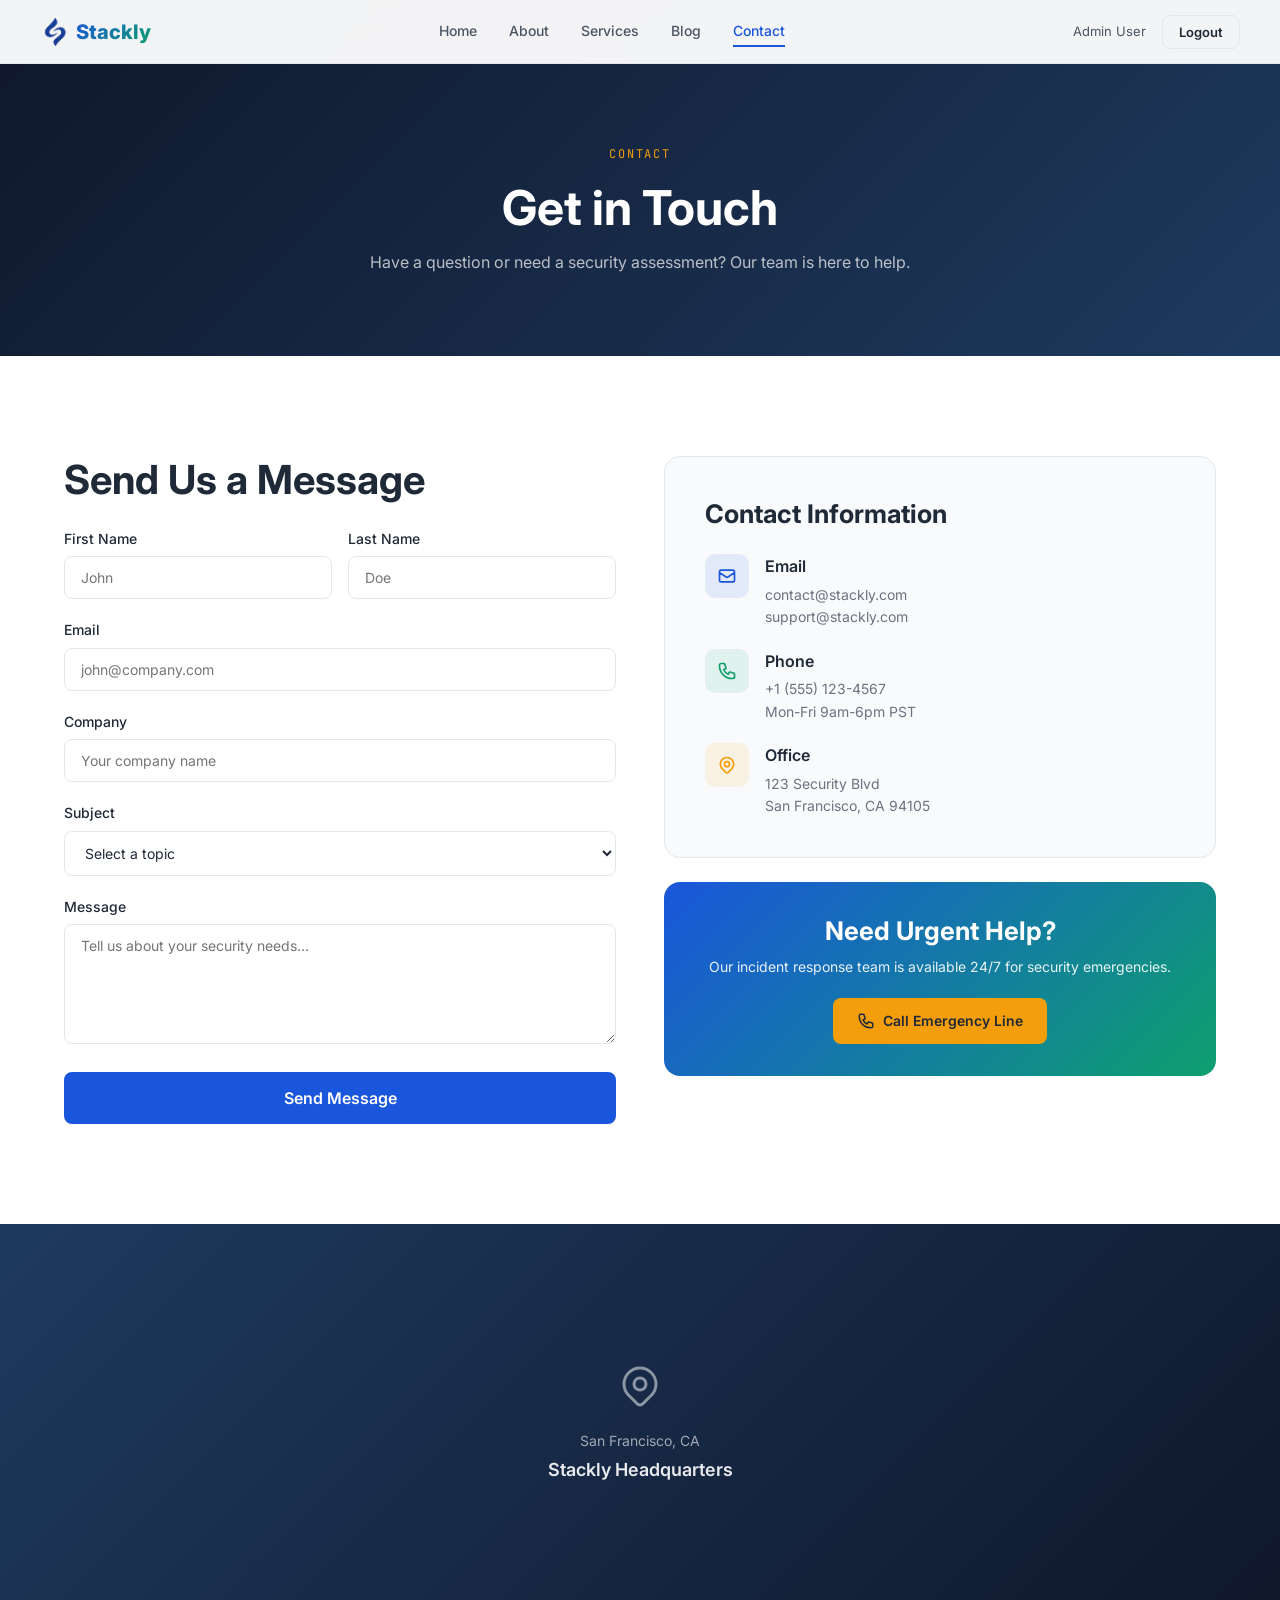
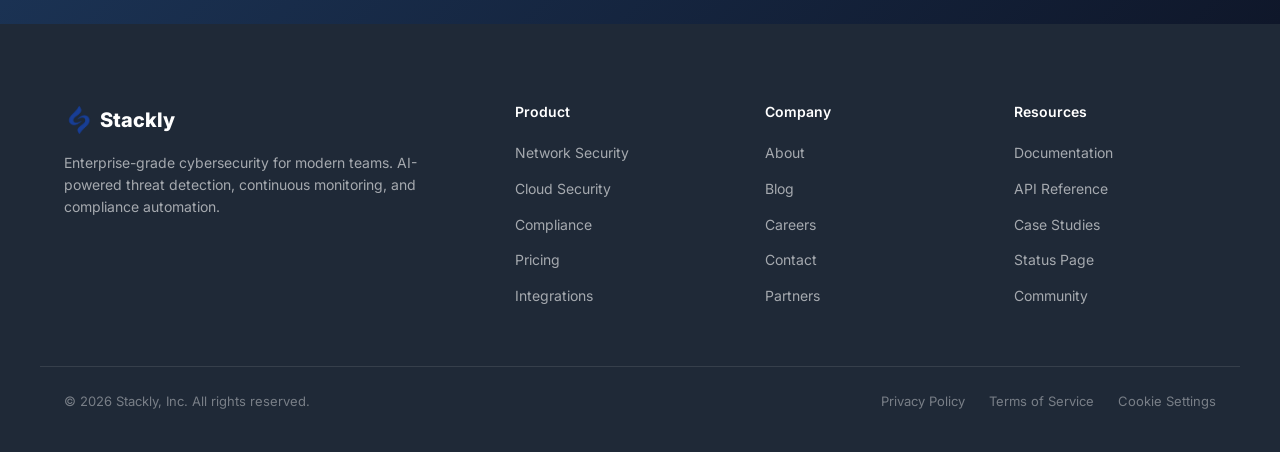
<file: contact.html>
<!DOCTYPE html>
<html lang="en">
<head>
  <meta charset="UTF-8">
  <meta name="viewport" content="width=device-width, initial-scale=1.0">
  <title>Contact Us - Stackly</title>
  <link rel="preconnect" href="https://fonts.googleapis.com">
  <link rel="preconnect" href="https://fonts.gstatic.com" crossorigin>
  <link href="https://fonts.googleapis.com/css2?family=Inter:wght@400;500;600;700;800&family=JetBrains+Mono:wght@400;500&display=swap" rel="stylesheet">
  <link rel="stylesheet" href="assets/css/style.css">
</head>
<body>
  <!-- Navigation -->
  <nav class="navbar">
    <a href="index.html" class="navbar-brand">
      <img src="assets/images/logo.webp" alt="Stackly logo" class="logo-img">
      <span>Stackly</span>
    </a>
    <div class="navbar-nav">
      <a href="index.html" class="nav-link">Home</a>
      <a href="about.html" class="nav-link">About</a>
      <a href="services.html" class="nav-link">Services</a>
      <a href="blog.html" class="nav-link">Blog</a>
      <a href="contact.html" class="nav-link active">Contact</a>
    </div>
    <div class="navbar-auth" style="display:flex;align-items:center;gap:16px;">
      <a href="login.html" class="nav-link">Login</a>
      <a href="register.html" class="navbar-cta">Get Protected</a>
    </div>
    <button class="mobile-menu-btn" aria-label="Toggle menu"><span></span><span></span><span></span></button>
  </nav>
  <div class="mobile-nav">
    <a href="index.html" class="nav-link">Home</a>
    <a href="about.html" class="nav-link">About</a>
    <a href="services.html" class="nav-link">Services</a>
    <a href="blog.html" class="nav-link">Blog</a>
    <a href="contact.html" class="nav-link active">Contact</a>
  </div>

  <!-- Page Header -->
  <section class="section section-dark" style="padding-top:140px;padding-bottom:80px;text-align:center;">
    <div class="container">
      <span class="label label-accent">Contact</span>
      <h1 style="color:white;margin-top:16px;font-size:48px;">Get in Touch</h1>
      <p style="color:rgba(255,255,255,0.7);max-width:600px;margin:16px auto 0;">Have a question or need a security assessment? Our team is here to help.</p>
    </div>
  </section>

  <!-- Contact Section -->
  <section class="section" style="background:white;">
    <div class="container">
      <div class="grid-2" style="align-items:start;">
        <div class="animate-slide-left">
          <h2 style="margin-bottom:24px;">Send Us a Message</h2>
          <form onsubmit="event.preventDefault();alert('Thank you for your message! We will get back to you within 24 hours.');this.reset();">
            <div class="form-row">
              <div class="form-group">
                <label class="form-label">First Name</label>
                <input type="text" class="form-input" placeholder="John" required>
              </div>
              <div class="form-group">
                <label class="form-label">Last Name</label>
                <input type="text" class="form-input" placeholder="Doe" required>
              </div>
            </div>
            <div class="form-group">
              <label class="form-label">Email</label>
              <input type="email" class="form-input" placeholder="john@company.com" required>
            </div>
            <div class="form-group">
              <label class="form-label">Company</label>
              <input type="text" class="form-input" placeholder="Your company name">
            </div>
            <div class="form-group">
              <label class="form-label">Subject</label>
              <select class="form-select" required>
                <option value="">Select a topic</option>
                <option value="sales">Sales Inquiry</option>
                <option value="support">Technical Support</option>
                <option value="partnership">Partnership</option>
                <option value="media">Media &amp; Press</option>
                <option value="other">Other</option>
              </select>
            </div>
            <div class="form-group">
              <label class="form-label">Message</label>
              <textarea class="form-textarea" placeholder="Tell us about your security needs..." required></textarea>
            </div>
            <button type="submit" class="btn btn-primary btn-lg" style="width:100%;">Send Message</button>
          </form>
        </div>
        <div class="animate-slide-right">
          <div style="background:var(--light);border-radius:var(--radius-lg);padding:40px;border:1px solid var(--border);margin-bottom:24px;">
            <h3 style="margin-bottom:24px;">Contact Information</h3>
            <div style="display:flex;flex-direction:column;gap:20px;">
              <div style="display:flex;align-items:flex-start;gap:16px;">
                <div style="width:44px;height:44px;border-radius:10px;background:rgba(26,86,219,0.1);display:flex;align-items:center;justify-content:center;flex-shrink:0;">
                  <svg width="20" height="20" fill="none" viewBox="0 0 24 24" stroke="var(--primary)" stroke-width="2"><path stroke-linecap="round" stroke-linejoin="round" d="M3 8l7.89 5.26a2 2 0 002.22 0L21 8M5 19h14a2 2 0 002-2V7a2 2 0 00-2-2H5a2 2 0 00-2 2v10a2 2 0 002 2z"/></svg>
                </div>
                <div>
                  <p style="font-weight:600;color:var(--dark);margin-bottom:4px;">Email</p>
                  <p style="font-size:14px;color:var(--gray-light);">contact@stackly.com<br>support@stackly.com</p>
                </div>
              </div>
              <div style="display:flex;align-items:flex-start;gap:16px;">
                <div style="width:44px;height:44px;border-radius:10px;background:rgba(14,159,110,0.1);display:flex;align-items:center;justify-content:center;flex-shrink:0;">
                  <svg width="20" height="20" fill="none" viewBox="0 0 24 24" stroke="var(--secondary)" stroke-width="2"><path stroke-linecap="round" stroke-linejoin="round" d="M3 5a2 2 0 012-2h3.28a1 1 0 01.948.684l1.498 4.493a1 1 0 01-.502 1.21l-2.257 1.13a11.042 11.042 0 005.516 5.516l1.13-2.257a1 1 0 011.21-.502l4.493 1.498a1 1 0 01.684.949V19a2 2 0 01-2 2h-1C9.716 21 3 14.284 3 6V5z"/></svg>
                </div>
                <div>
                  <p style="font-weight:600;color:var(--dark);margin-bottom:4px;">Phone</p>
                  <p style="font-size:14px;color:var(--gray-light);">+1 (555) 123-4567<br>Mon-Fri 9am-6pm PST</p>
                </div>
              </div>
              <div style="display:flex;align-items:flex-start;gap:16px;">
                <div style="width:44px;height:44px;border-radius:10px;background:rgba(245,158,11,0.1);display:flex;align-items:center;justify-content:center;flex-shrink:0;">
                  <svg width="20" height="20" fill="none" viewBox="0 0 24 24" stroke="var(--accent)" stroke-width="2"><path stroke-linecap="round" stroke-linejoin="round" d="M17.657 16.657L13.414 20.9a1.998 1.998 0 01-2.827 0l-4.244-4.243a8 8 0 1111.314 0z"/><path stroke-linecap="round" stroke-linejoin="round" d="M15 11a3 3 0 11-6 0 3 3 0 016 0z"/></svg>
                </div>
                <div>
                  <p style="font-weight:600;color:var(--dark);margin-bottom:4px;">Office</p>
                  <p style="font-size:14px;color:var(--gray-light);">123 Security Blvd<br>San Francisco, CA 94105</p>
                </div>
              </div>
            </div>
          </div>
          <div style="background:linear-gradient(135deg,var(--primary),var(--secondary));border-radius:var(--radius-lg);padding:32px;color:white;text-align:center;">
            <h3 style="color:white;margin-bottom:8px;">Need Urgent Help?</h3>
            <p style="color:rgba(255,255,255,0.9);font-size:14px;margin-bottom:20px;">Our incident response team is available 24/7 for security emergencies.</p>
            <a href="tel:+15551234567" class="btn btn-accent" style="display:inline-flex;">
              <svg width="18" height="18" fill="none" viewBox="0 0 24 24" stroke="currentColor" stroke-width="2"><path stroke-linecap="round" stroke-linejoin="round" d="M3 5a2 2 0 012-2h3.28a1 1 0 01.948.684l1.498 4.493a1 1 0 01-.502 1.21l-2.257 1.13a11.042 11.042 0 005.516 5.516l1.13-2.257a1 1 0 011.21-.502l4.493 1.498a1 1 0 01.684.949V19a2 2 0 01-2 2h-1C9.716 21 3 14.284 3 6V5z"/></svg>
              Call Emergency Line
            </a>
          </div>
        </div>
      </div>
    </div>
  </section>

  <!-- Map Placeholder -->
  <section class="section" style="background:var(--light);padding:0;">
    <div style="width:100%;height:400px;background:linear-gradient(135deg,#1e3a5f,#0f172a);display:flex;align-items:center;justify-content:center;">
      <div style="text-align:center;color:white;">
        <svg width="48" height="48" fill="none" viewBox="0 0 24 24" stroke="rgba(255,255,255,0.5)" stroke-width="1.5" style="margin:0 auto 12px;"><path stroke-linecap="round" stroke-linejoin="round" d="M17.657 16.657L13.414 20.9a1.998 1.998 0 01-2.827 0l-4.244-4.243a8 8 0 1111.314 0z"/><path stroke-linecap="round" stroke-linejoin="round" d="M15 11a3 3 0 11-6 0 3 3 0 016 0z"/></svg>
        <p style="color:rgba(255,255,255,0.6);font-size:14px;">San Francisco, CA</p>
        <p style="color:rgba(255,255,255,0.9);font-size:18px;font-weight:600;margin-top:4px;">Stackly Headquarters</p>
      </div>
    </div>
  </section>

  <!-- Footer -->
  <footer class="footer">
    <div class="footer-grid">
      <div>
        <div class="footer-brand">
          <img src="assets/images/logo.webp" alt="Stackly logo" class="logo-img">
          <span>Stackly</span>
        </div>
        <p class="footer-desc">Enterprise-grade cybersecurity for modern teams. AI-powered threat detection, continuous monitoring, and compliance automation.</p>
      </div>
      <div class="footer-column"><h4>Product</h4><ul class="footer-links"><li><a href="services.html">Network Security</a></li><li><a href="services.html">Cloud Security</a></li><li><a href="services.html">Compliance</a></li><li><a href="index.html">Pricing</a></li><li><a href="services.html">Integrations</a></li></ul></div>
      <div class="footer-column"><h4>Company</h4><ul class="footer-links"><li><a href="about.html">About</a></li><li><a href="blog.html">Blog</a></li><li><a href="contact.html">Careers</a></li><li><a href="contact.html">Contact</a></li><li><a href="contact.html">Partners</a></li></ul></div>
      <div class="footer-column"><h4>Resources</h4><ul class="footer-links"><li><a href="services.html">Documentation</a></li><li><a href="services.html">API Reference</a></li><li><a href="blog.html">Case Studies</a></li><li><a href="index.html">Status Page</a></li><li><a href="contact.html">Community</a></li></ul></div>
    </div>
    <div class="footer-bottom">
      <p class="footer-copyright">&copy; 2026 Stackly, Inc. All rights reserved.</p>
      <div class="footer-legal"><a href="404.html">Privacy Policy</a><a href="404.html">Terms of Service</a><a href="404.html">Cookie Settings</a></div>
    </div>
  </footer>

  <script src="assets/js/main.js"></script>
</body>
</html>
</file>
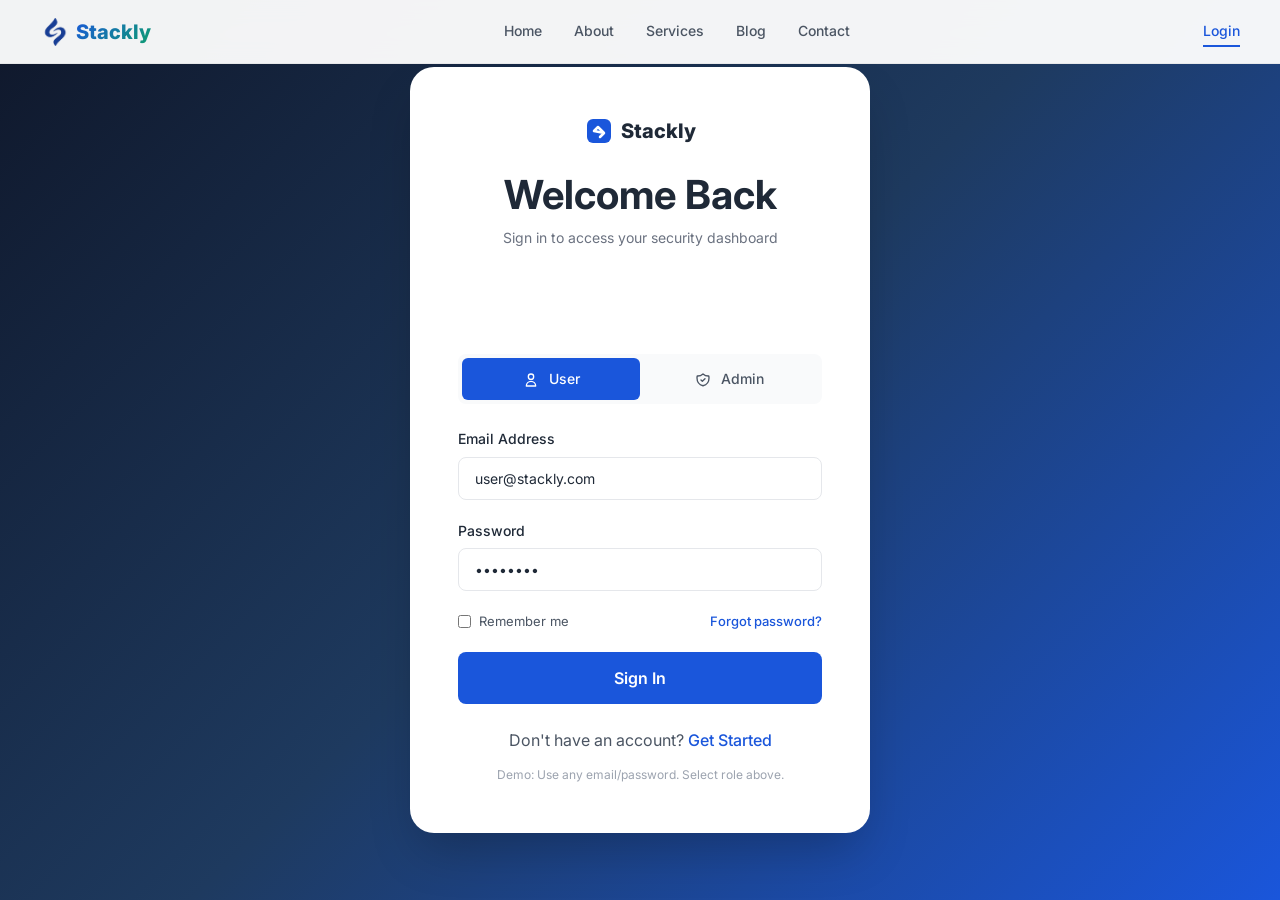
<file: login.html>
<!DOCTYPE html>
<html lang="en">
<head>
  <meta charset="UTF-8">
  <meta name="viewport" content="width=device-width, initial-scale=1.0">
  <title>Login - Stackly</title>
  <link rel="preconnect" href="https://fonts.googleapis.com">
  <link rel="preconnect" href="https://fonts.gstatic.com" crossorigin>
  <link href="https://fonts.googleapis.com/css2?family=Inter:wght@400;500;600;700;800&family=JetBrains+Mono:wght@400;500&display=swap" rel="stylesheet">
  <link rel="stylesheet" href="assets/css/style.css">
</head>
<body>
  <!-- Navigation -->
  <nav class="navbar">
    <a href="index.html" class="navbar-brand">
      <img src="assets/images/logo.webp" alt="Stackly logo" class="logo-img">
      <span>Stackly</span>
    </a>
    <div class="navbar-nav">
      <a href="index.html" class="nav-link">Home</a>
      <a href="about.html" class="nav-link">About</a>
      <a href="services.html" class="nav-link">Services</a>
      <a href="blog.html" class="nav-link">Blog</a>
      <a href="contact.html" class="nav-link">Contact</a>
    </div>
    <div style="display:flex;align-items:center;gap:16px;">
      <a href="login.html" class="nav-link active">Login</a>
    </div>
    <button class="mobile-menu-btn" aria-label="Toggle menu"><span></span><span></span><span></span></button>
  </nav>

  <!-- Login Page -->
  <div class="auth-page">
    <div class="auth-card animate-fade">
      <div class="auth-header">
        <a href="index.html" style="display:inline-flex;align-items:center;gap:8px;margin-bottom:24px;font-weight:800;font-size:20px;color:var(--dark);">
          <svg viewBox="0 0 28 28" fill="none" width="28" height="28">
            <rect x="2" y="2" width="24" height="24" rx="6" fill="url(#aLogo)"/>
            <path d="M9 14l4-4 6 6m0 0l-4 4m4-4L9 14" stroke="white" stroke-width="2.5" stroke-linecap="round" stroke-linejoin="round"/>
            <defs><linearGradient id="aLogo" x1="2" y1="2" x2="26" y2="26"><stop stop-color="#1a56db"/><stop offset="1" stop-color="#0e9f6e"/></linearGradient></defs>
          </svg>
          Stackly
        </a>
        <h2>Welcome Back</h2>
        <p>Sign in to access your security dashboard</p>
        <button type="button" class="btn btn-outline btn-lg" onclick="history.back()" style="margin-top:18px;">Go Back</button>
      </div>

      <!-- Role Toggle -->
      <div class="role-toggle">
        <div class="role-option active" data-role="user">
          <svg width="16" height="16" fill="none" viewBox="0 0 24 24" stroke="currentColor" stroke-width="2" style="display:inline-block;vertical-align:middle;margin-right:6px;"><path stroke-linecap="round" stroke-linejoin="round" d="M16 7a4 4 0 11-8 0 4 4 0 018 0zM12 14a7 7 0 00-7 7h14a7 7 0 00-7-7z"/></svg>
          User
        </div>
        <div class="role-option" data-role="admin">
          <svg width="16" height="16" fill="none" viewBox="0 0 24 24" stroke="currentColor" stroke-width="2" style="display:inline-block;vertical-align:middle;margin-right:6px;"><path stroke-linecap="round" stroke-linejoin="round" d="M9 12l2 2 4-4m5.618-4.016A11.955 11.955 0 0112 2.944a11.955 11.955 0 01-8.618 3.04A12.02 12.02 0 003 9c0 5.591 3.824 10.29 9 11.622 5.176-1.332 9-6.03 9-11.622 0-1.042-.133-2.052-.382-3.016z"/></svg>
          Admin
        </div>
      </div>

      <form id="login-form">
        <div class="form-group">
          <label class="form-label">Email Address</label>
          <input type="email" id="login-email" class="form-input" placeholder="you@company.com" required value="user@stackly.com">
        </div>
        <div class="form-group">
          <label class="form-label">Password</label>
          <input type="password" id="login-password" class="form-input" placeholder="Enter your password" required value="password">
        </div>
        <div style="display:flex;justify-content:space-between;align-items:center;margin-bottom:20px;">
          <label style="display:flex;align-items:center;gap:8px;font-size:13px;color:var(--gray);cursor:pointer;">
            <input type="checkbox" style="accent-color:var(--primary);"> Remember me
          </label>
          <a href="#" style="font-size:13px;color:var(--primary);font-weight:500;">Forgot password?</a>
        </div>
        <button type="submit" class="btn btn-primary btn-lg" style="width:100%;">Sign In</button>
      </form>

      <div class="auth-footer">
        <p>Don't have an account? <a href="register.html">Get Started</a></p>
        <p style="margin-top:12px;font-size:12px;color:var(--gray-lighter);">
          Demo: Use any email/password. Select role above.
        </p>
      </div>
    </div>
  </div>

  <script src="assets/js/main.js"></script>
</body>
</html>
</file>
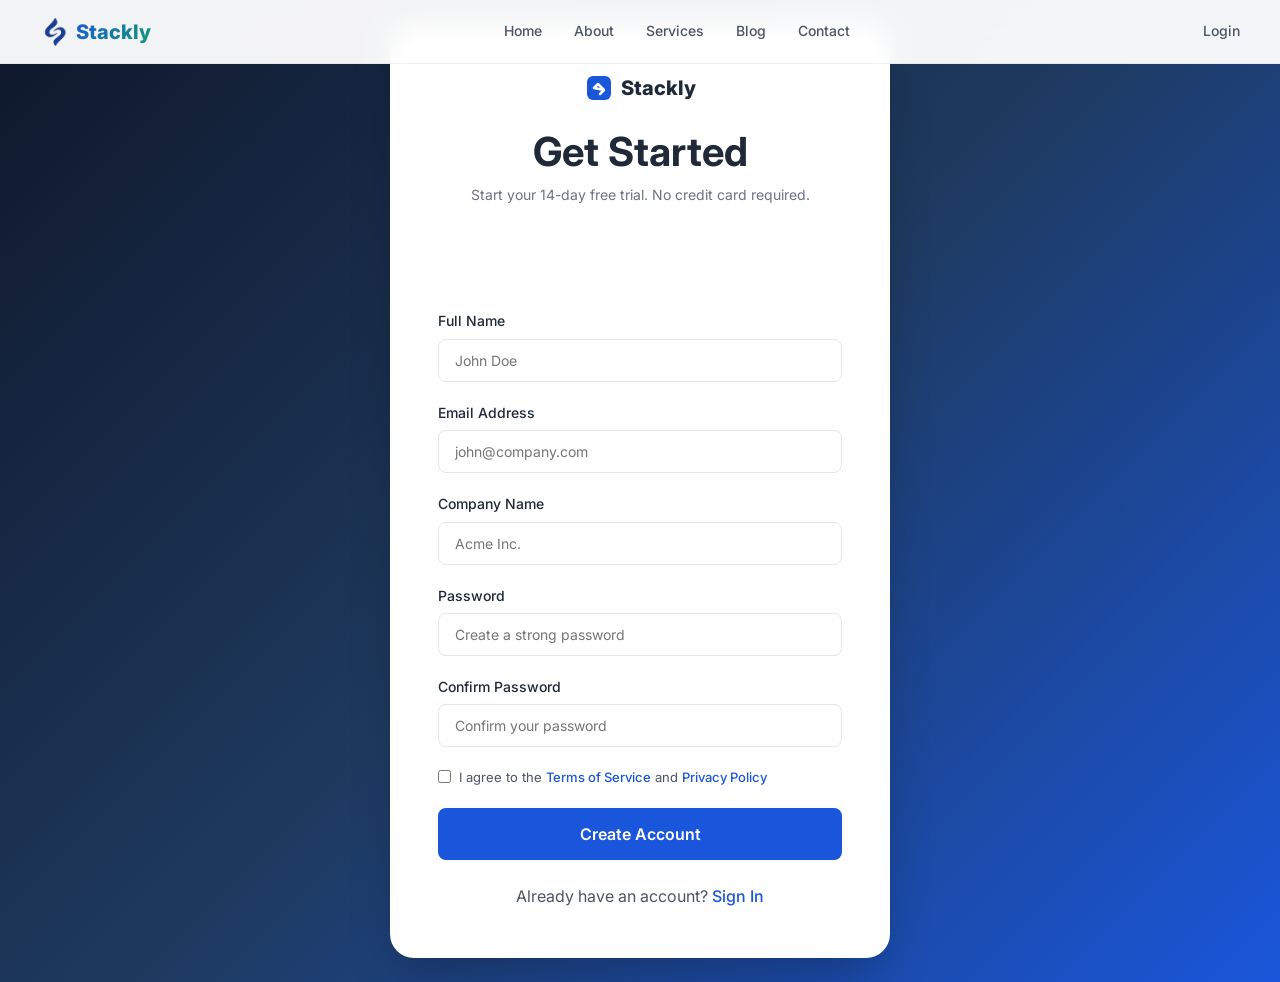
<file: register.html>
<!DOCTYPE html>
<html lang="en">
<head>
  <meta charset="UTF-8">
  <meta name="viewport" content="width=device-width, initial-scale=1.0">
  <title>Register - Stackly</title>
  <link rel="preconnect" href="https://fonts.googleapis.com">
  <link rel="preconnect" href="https://fonts.gstatic.com" crossorigin>
  <link href="https://fonts.googleapis.com/css2?family=Inter:wght@400;500;600;700;800&family=JetBrains+Mono:wght@400;500&display=swap" rel="stylesheet">
  <link rel="stylesheet" href="assets/css/style.css">
</head>
<body>
  <!-- Navigation -->
  <nav class="navbar">
    <a href="index.html" class="navbar-brand">
      <img src="assets/images/logo.webp" alt="Stackly logo" class="logo-img">
      <span>Stackly</span>
    </a>
    <div class="navbar-nav">
      <a href="index.html" class="nav-link">Home</a>
      <a href="about.html" class="nav-link">About</a>
      <a href="services.html" class="nav-link">Services</a>
      <a href="blog.html" class="nav-link">Blog</a>
      <a href="contact.html" class="nav-link">Contact</a>
    </div>
    <div style="display:flex;align-items:center;gap:16px;">
      <a href="login.html" class="nav-link">Login</a>
    </div>
    <button class="mobile-menu-btn" aria-label="Toggle menu"><span></span><span></span><span></span></button>
  </nav>

  <!-- Register Page -->
  <div class="auth-page">
    <div class="auth-card animate-fade" style="max-width:500px;">
      <div class="auth-header">
        <a href="index.html" style="display:inline-flex;align-items:center;gap:8px;margin-bottom:24px;font-weight:800;font-size:20px;color:var(--dark);">
          <svg viewBox="0 0 28 28" fill="none" width="28" height="28">
            <rect x="2" y="2" width="24" height="24" rx="6" fill="url(#aLogo)"/>
            <path d="M9 14l4-4 6 6m0 0l-4 4m4-4L9 14" stroke="white" stroke-width="2.5" stroke-linecap="round" stroke-linejoin="round"/>
            <defs><linearGradient id="aLogo" x1="2" y1="2" x2="26" y2="26"><stop stop-color="#1a56db"/><stop offset="1" stop-color="#0e9f6e"/></linearGradient></defs>
          </svg>
          Stackly
        </a>
        <h2>Get Started</h2>
        <p>Start your 14-day free trial. No credit card required.</p>
        <button type="button" class="btn btn-outline btn-lg" onclick="history.back()" style="margin-top:18px;">Go Back</button>
      </div>

      <form id="register-form">
        <div class="form-group">
          <label class="form-label">Full Name</label>
          <input type="text" id="reg-name" class="form-input" placeholder="John Doe" required>
        </div>
        <div class="form-group">
          <label class="form-label">Email Address</label>
          <input type="email" id="reg-email" class="form-input" placeholder="john@company.com" required>
        </div>
        <div class="form-group">
          <label class="form-label">Company Name</label>
          <input type="text" class="form-input" placeholder="Acme Inc.">
        </div>
        <div class="form-group">
          <label class="form-label">Password</label>
          <input type="password" id="reg-password" class="form-input" placeholder="Create a strong password" required>
        </div>
        <div class="form-group">
          <label class="form-label">Confirm Password</label>
          <input type="password" id="reg-confirm" class="form-input" placeholder="Confirm your password" required>
        </div>
        <div class="form-group">
          <label style="display:flex;align-items:flex-start;gap:8px;font-size:13px;color:var(--gray);cursor:pointer;">
            <input type="checkbox" required style="accent-color:var(--primary);margin-top:3px;">
            <span>I agree to the <a href="#" style="color:var(--primary);font-weight:500;">Terms of Service</a> and <a href="#" style="color:var(--primary);font-weight:500;">Privacy Policy</a></span>
          </label>
        </div>
        <button type="submit" class="btn btn-primary btn-lg" style="width:100%;">Create Account</button>
      </form>

      <div class="auth-footer">
        <p>Already have an account? <a href="login.html">Sign In</a></p>
      </div>
    </div>
  </div>

  <script src="assets/js/main.js"></script>
</body>
</html>
</file>
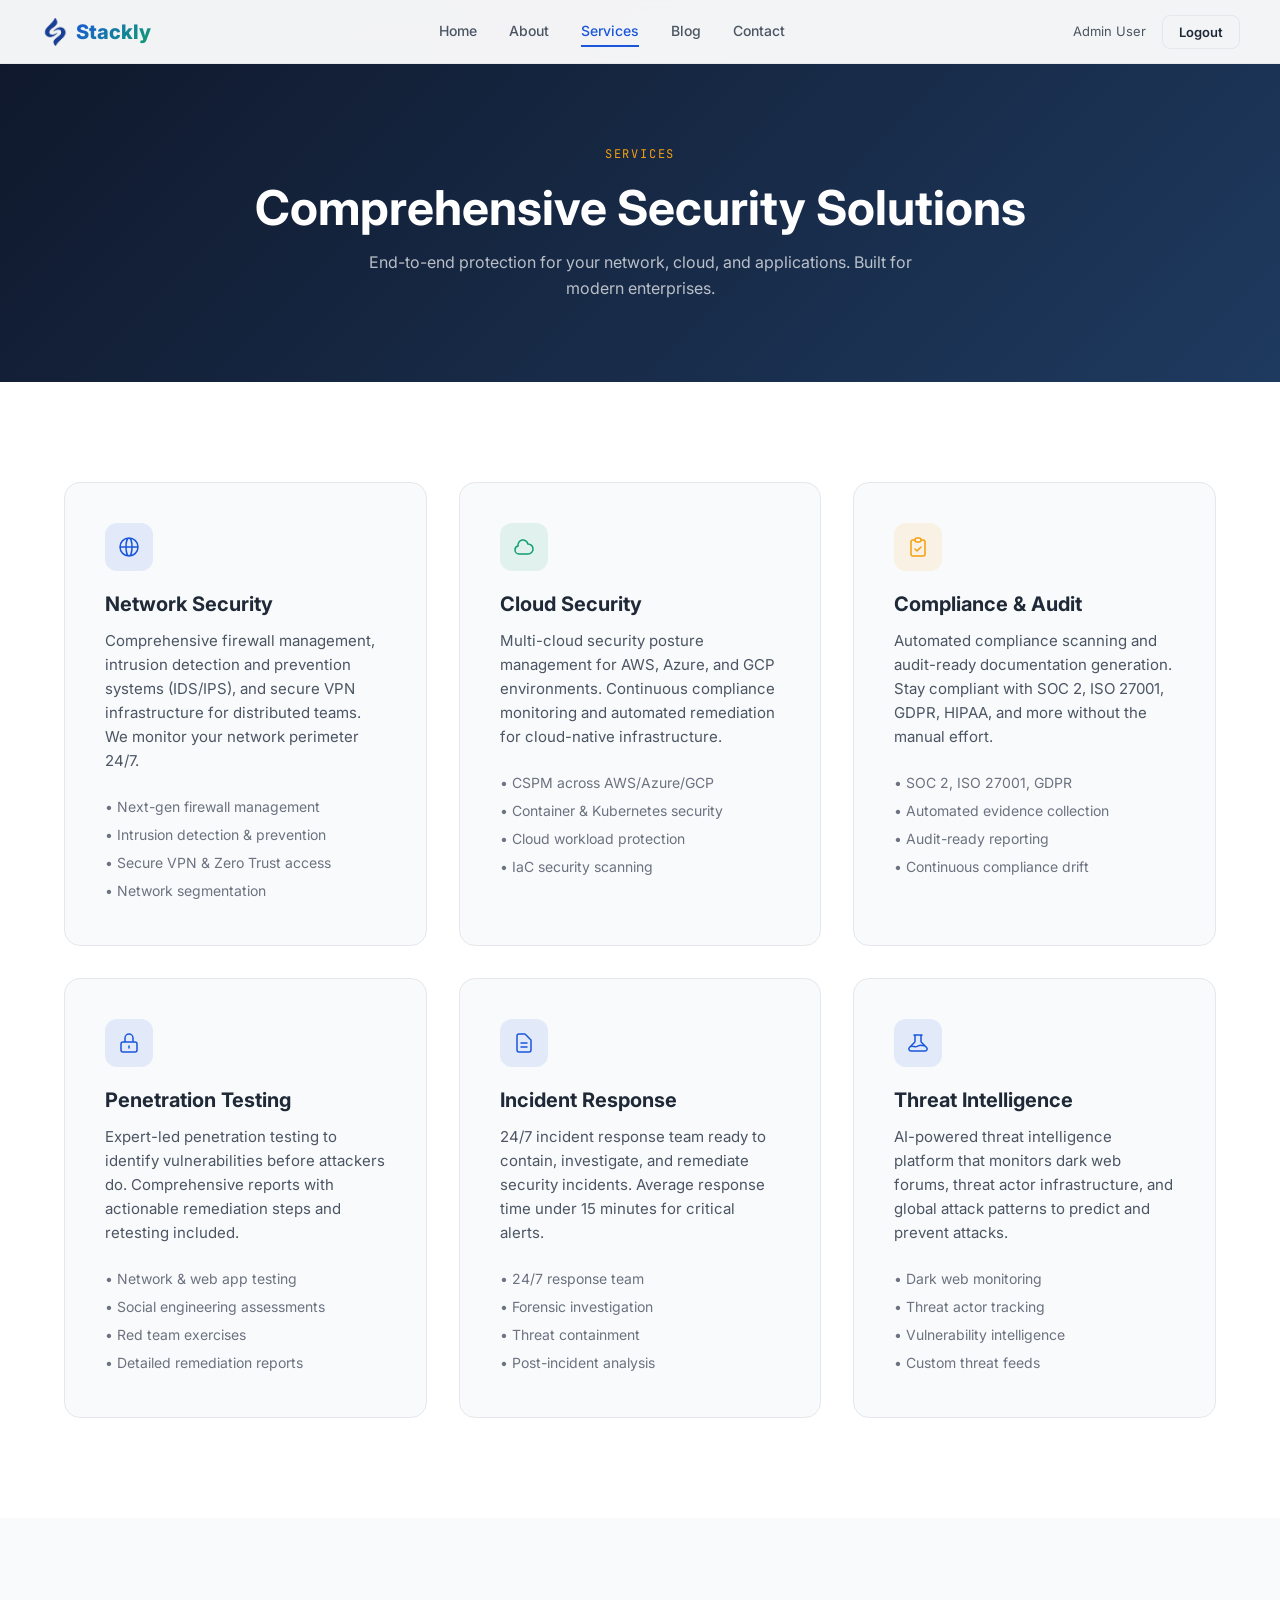
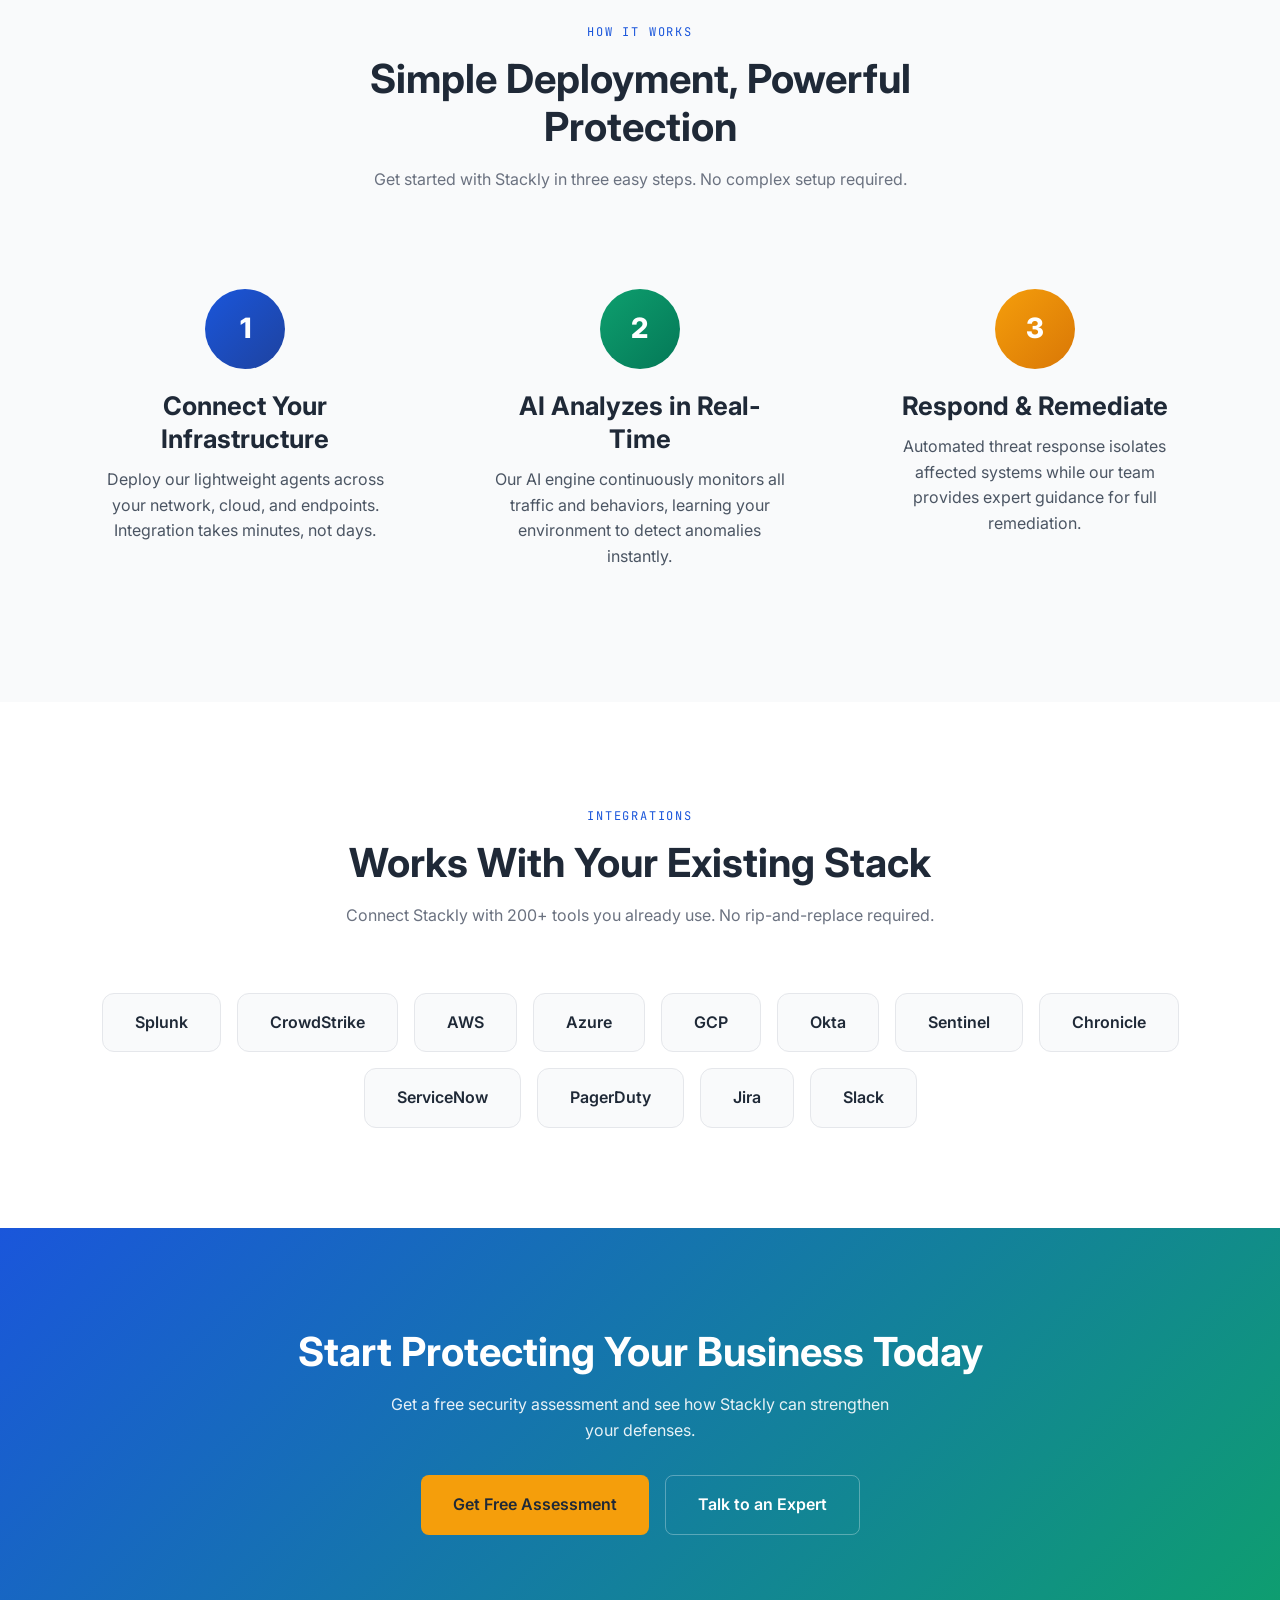
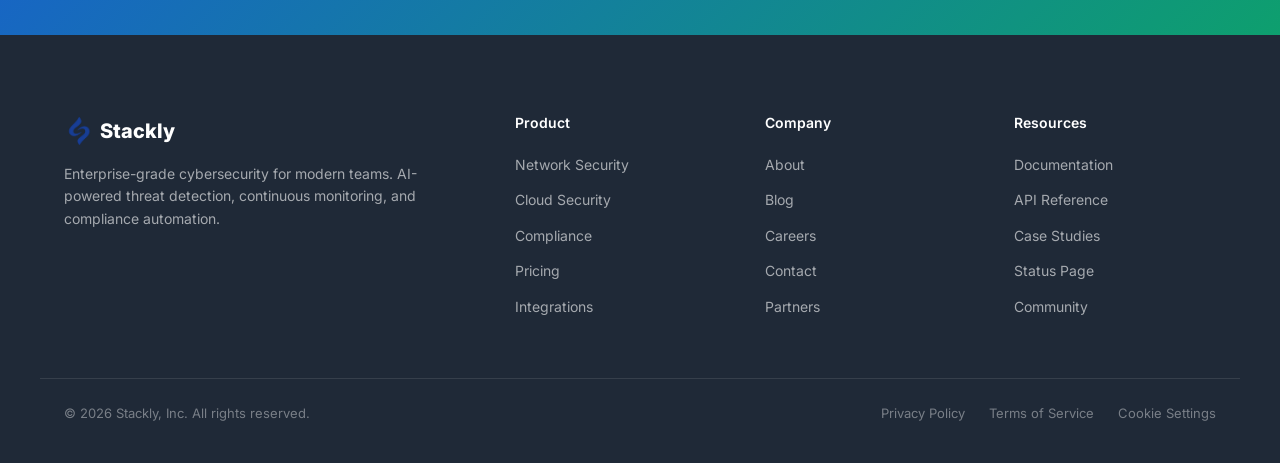
<file: services.html>
<!DOCTYPE html>
<html lang="en">
<head>
  <meta charset="UTF-8">
  <meta name="viewport" content="width=device-width, initial-scale=1.0">
  <title>Our Services - Stackly</title>
  <link rel="preconnect" href="https://fonts.googleapis.com">
  <link rel="preconnect" href="https://fonts.gstatic.com" crossorigin>
  <link href="https://fonts.googleapis.com/css2?family=Inter:wght@400;500;600;700;800&family=JetBrains+Mono:wght@400;500&display=swap" rel="stylesheet">
  <link rel="stylesheet" href="assets/css/style.css">
</head>
<body>
  <!-- Navigation -->
  <nav class="navbar">
    <a href="index.html" class="navbar-brand">
      <img src="assets/images/logo.webp" alt="Stackly logo" class="logo-img">
      <span>Stackly</span>
    </a>
    <div class="navbar-nav">
      <a href="index.html" class="nav-link">Home</a>
      <a href="about.html" class="nav-link">About</a>
      <a href="services.html" class="nav-link active">Services</a>
      <a href="blog.html" class="nav-link">Blog</a>
      <a href="contact.html" class="nav-link">Contact</a>
    </div>
    <div class="navbar-auth" style="display:flex;align-items:center;gap:16px;">
      <a href="login.html" class="nav-link">Login</a>
      <a href="register.html" class="navbar-cta">Get Protected</a>
    </div>
    <button class="mobile-menu-btn" aria-label="Toggle menu">
      <span></span><span></span><span></span>
    </button>
  </nav>
  <div class="mobile-nav">
    <a href="index.html" class="nav-link">Home</a>
    <a href="about.html" class="nav-link">About</a>
    <a href="services.html" class="nav-link active">Services</a>
    <a href="blog.html" class="nav-link">Blog</a>
    <a href="contact.html" class="nav-link">Contact</a>
  </div>

  <!-- Page Header -->
  <section class="section section-dark" style="padding-top:140px;padding-bottom:80px;text-align:center;">
    <div class="container">
      <span class="label label-accent">Services</span>
      <h1 style="color:white;margin-top:16px;font-size:48px;">Comprehensive Security Solutions</h1>
      <p style="color:rgba(255,255,255,0.7);max-width:600px;margin:16px auto 0;">End-to-end protection for your network, cloud, and applications. Built for modern enterprises.</p>
    </div>
  </section>

  <!-- Services Grid -->
  <section class="section" style="background:white;">
    <div class="container">
      <div class="grid-3 animate-stagger">
        <div class="service-card">
          <div class="card-icon"><svg fill="none" viewBox="0 0 24 24" stroke="currentColor" stroke-width="1.5"><path stroke-linecap="round" stroke-linejoin="round" d="M21 12a9 9 0 01-9 9m9-9a9 9 0 00-9-9m9 9H3m9 9a9 9 0 01-9-9m9 9c1.657 0 3-4.03 3-9s-1.343-9-3-9m0 18c-1.657 0-3-4.03-3-9s1.343-9 3-9m-9 9a9 9 0 019-9"/></svg></div>
          <h3>Network Security</h3>
          <p>Comprehensive firewall management, intrusion detection and prevention systems (IDS/IPS), and secure VPN infrastructure for distributed teams. We monitor your network perimeter 24/7.</p>
          <ul style="margin-top:16px;font-size:14px;color:var(--gray-light);line-height:2;">
            <li>&bull; Next-gen firewall management</li>
            <li>&bull; Intrusion detection &amp; prevention</li>
            <li>&bull; Secure VPN &amp; Zero Trust access</li>
            <li>&bull; Network segmentation</li>
          </ul>
        </div>
        <div class="service-card">
          <div class="card-icon"><svg fill="none" viewBox="0 0 24 24" stroke="currentColor" stroke-width="1.5"><path stroke-linecap="round" stroke-linejoin="round" d="M3 15a4 4 0 004 4h9a5 5 0 10-.1-9.999 5.002 5.002 0 10-9.78 2.096A4.001 4.001 0 003 15z"/></svg></div>
          <h3>Cloud Security</h3>
          <p>Multi-cloud security posture management for AWS, Azure, and GCP environments. Continuous compliance monitoring and automated remediation for cloud-native infrastructure.</p>
          <ul style="margin-top:16px;font-size:14px;color:var(--gray-light);line-height:2;">
            <li>&bull; CSPM across AWS/Azure/GCP</li>
            <li>&bull; Container &amp; Kubernetes security</li>
            <li>&bull; Cloud workload protection</li>
            <li>&bull; IaC security scanning</li>
          </ul>
        </div>
        <div class="service-card">
          <div class="card-icon"><svg fill="none" viewBox="0 0 24 24" stroke="currentColor" stroke-width="1.5"><path stroke-linecap="round" stroke-linejoin="round" d="M9 5H7a2 2 0 00-2 2v12a2 2 0 002 2h10a2 2 0 002-2V7a2 2 0 00-2-2h-2M9 5a2 2 0 002 2h2a2 2 0 002-2M9 5a2 2 0 012-2h2a2 2 0 012 2m-6 9l2 2 4-4"/></svg></div>
          <h3>Compliance &amp; Audit</h3>
          <p>Automated compliance scanning and audit-ready documentation generation. Stay compliant with SOC 2, ISO 27001, GDPR, HIPAA, and more without the manual effort.</p>
          <ul style="margin-top:16px;font-size:14px;color:var(--gray-light);line-height:2;">
            <li>&bull; SOC 2, ISO 27001, GDPR</li>
            <li>&bull; Automated evidence collection</li>
            <li>&bull; Audit-ready reporting</li>
            <li>&bull; Continuous compliance drift</li>
          </ul>
        </div>
        <div class="service-card">
          <div class="card-icon"><svg fill="none" viewBox="0 0 24 24" stroke="currentColor" stroke-width="1.5"><path stroke-linecap="round" stroke-linejoin="round" d="M12 15v2m-6 4h12a2 2 0 002-2v-6a2 2 0 00-2-2H6a2 2 0 00-2 2v6a2 2 0 002 2zm10-10V7a4 4 0 00-8 0v4h8z"/></svg></div>
          <h3>Penetration Testing</h3>
          <p>Expert-led penetration testing to identify vulnerabilities before attackers do. Comprehensive reports with actionable remediation steps and retesting included.</p>
          <ul style="margin-top:16px;font-size:14px;color:var(--gray-light);line-height:2;">
            <li>&bull; Network &amp; web app testing</li>
            <li>&bull; Social engineering assessments</li>
            <li>&bull; Red team exercises</li>
            <li>&bull; Detailed remediation reports</li>
          </ul>
        </div>
        <div class="service-card">
          <div class="card-icon"><svg fill="none" viewBox="0 0 24 24" stroke="currentColor" stroke-width="1.5"><path stroke-linecap="round" stroke-linejoin="round" d="M9 12h6m-6 4h6m2 5H7a2 2 0 01-2-2V5a2 2 0 012-2h5.586a1 1 0 01.707.293l5.414 5.414a1 1 0 01.293.707V19a2 2 0 01-2 2z"/></svg></div>
          <h3>Incident Response</h3>
          <p>24/7 incident response team ready to contain, investigate, and remediate security incidents. Average response time under 15 minutes for critical alerts.</p>
          <ul style="margin-top:16px;font-size:14px;color:var(--gray-light);line-height:2;">
            <li>&bull; 24/7 response team</li>
            <li>&bull; Forensic investigation</li>
            <li>&bull; Threat containment</li>
            <li>&bull; Post-incident analysis</li>
          </ul>
        </div>
        <div class="service-card">
          <div class="card-icon"><svg fill="none" viewBox="0 0 24 24" stroke="currentColor" stroke-width="1.5"><path stroke-linecap="round" stroke-linejoin="round" d="M19.428 15.428a2 2 0 00-1.022-.547l-2.387-.477a6 6 0 00-3.86.517l-.318.158a6 6 0 01-3.86.517L6.05 15.21a2 2 0 00-1.806.547M8 4h8l-1 1v5.172a2 2 0 00.586 1.414l5 5c1.26 1.26.367 3.414-1.415 3.414H4.828c-1.782 0-2.674-2.154-1.414-3.414l5-5A2 2 0 009 10.172V5L8 4z"/></svg></div>
          <h3>Threat Intelligence</h3>
          <p>AI-powered threat intelligence platform that monitors dark web forums, threat actor infrastructure, and global attack patterns to predict and prevent attacks.</p>
          <ul style="margin-top:16px;font-size:14px;color:var(--gray-light);line-height:2;">
            <li>&bull; Dark web monitoring</li>
            <li>&bull; Threat actor tracking</li>
            <li>&bull; Vulnerability intelligence</li>
            <li>&bull; Custom threat feeds</li>
          </ul>
        </div>
      </div>
    </div>
  </section>

  <!-- How It Works -->
  <section class="section section-light">
    <div class="container">
      <div class="section-header">
        <span class="label label-primary">How It Works</span>
        <h2>Simple Deployment, Powerful Protection</h2>
        <p>Get started with Stackly in three easy steps. No complex setup required.</p>
      </div>
      <div class="grid-3 animate-stagger" style="text-align:center;">
        <div style="padding:32px;">
          <div style="width:80px;height:80px;border-radius:50%;background:linear-gradient(135deg,var(--primary),var(--primary-dark));display:flex;align-items:center;justify-content:center;margin:0 auto 20px;color:white;font-size:28px;font-weight:800;">1</div>
          <h3>Connect Your Infrastructure</h3>
          <p style="margin-top:12px;">Deploy our lightweight agents across your network, cloud, and endpoints. Integration takes minutes, not days.</p>
        </div>
        <div style="padding:32px;">
          <div style="width:80px;height:80px;border-radius:50%;background:linear-gradient(135deg,var(--secondary),#047857);display:flex;align-items:center;justify-content:center;margin:0 auto 20px;color:white;font-size:28px;font-weight:800;">2</div>
          <h3>AI Analyzes in Real-Time</h3>
          <p style="margin-top:12px;">Our AI engine continuously monitors all traffic and behaviors, learning your environment to detect anomalies instantly.</p>
        </div>
        <div style="padding:32px;">
          <div style="width:80px;height:80px;border-radius:50%;background:linear-gradient(135deg,var(--accent),#d97706);display:flex;align-items:center;justify-content:center;margin:0 auto 20px;color:white;font-size:28px;font-weight:800;">3</div>
          <h3>Respond &amp; Remediate</h3>
          <p style="margin-top:12px;">Automated threat response isolates affected systems while our team provides expert guidance for full remediation.</p>
        </div>
      </div>
    </div>
  </section>

  <!-- Integration Ecosystem -->
  <section class="section" style="background:white;">
    <div class="container">
      <div class="section-header">
        <span class="label label-primary">Integrations</span>
        <h2>Works With Your Existing Stack</h2>
        <p>Connect Stackly with 200+ tools you already use. No rip-and-replace required.</p>
      </div>
      <div class="animate-stagger" style="display:flex;flex-wrap:wrap;justify-content:center;gap:16px;">
        <div style="padding:16px 32px;background:var(--light);border-radius:var(--radius);font-weight:600;color:var(--dark);border:1px solid var(--border);">Splunk</div>
        <div style="padding:16px 32px;background:var(--light);border-radius:var(--radius);font-weight:600;color:var(--dark);border:1px solid var(--border);">CrowdStrike</div>
        <div style="padding:16px 32px;background:var(--light);border-radius:var(--radius);font-weight:600;color:var(--dark);border:1px solid var(--border);">AWS</div>
        <div style="padding:16px 32px;background:var(--light);border-radius:var(--radius);font-weight:600;color:var(--dark);border:1px solid var(--border);">Azure</div>
        <div style="padding:16px 32px;background:var(--light);border-radius:var(--radius);font-weight:600;color:var(--dark);border:1px solid var(--border);">GCP</div>
        <div style="padding:16px 32px;background:var(--light);border-radius:var(--radius);font-weight:600;color:var(--dark);border:1px solid var(--border);">Okta</div>
        <div style="padding:16px 32px;background:var(--light);border-radius:var(--radius);font-weight:600;color:var(--dark);border:1px solid var(--border);">Sentinel</div>
        <div style="padding:16px 32px;background:var(--light);border-radius:var(--radius);font-weight:600;color:var(--dark);border:1px solid var(--border);">Chronicle</div>
        <div style="padding:16px 32px;background:var(--light);border-radius:var(--radius);font-weight:600;color:var(--dark);border:1px solid var(--border);">ServiceNow</div>
        <div style="padding:16px 32px;background:var(--light);border-radius:var(--radius);font-weight:600;color:var(--dark);border:1px solid var(--border);">PagerDuty</div>
        <div style="padding:16px 32px;background:var(--light);border-radius:var(--radius);font-weight:600;color:var(--dark);border:1px solid var(--border);">Jira</div>
        <div style="padding:16px 32px;background:var(--light);border-radius:var(--radius);font-weight:600;color:var(--dark);border:1px solid var(--border);">Slack</div>
      </div>
    </div>
  </section>

  <!-- CTA -->
  <section class="section" style="background:linear-gradient(135deg,var(--primary),var(--secondary));text-align:center;">
    <div class="container">
      <h2 style="color:white;margin-bottom:16px;">Start Protecting Your Business Today</h2>
      <p style="color:rgba(255,255,255,0.9);max-width:500px;margin:0 auto 32px;">Get a free security assessment and see how Stackly can strengthen your defenses.</p>
      <div style="display:flex;gap:16px;justify-content:center;flex-wrap:wrap;">
        <a href="register.html" class="btn btn-accent btn-lg">Get Free Assessment</a>
        <a href="contact.html" class="btn btn-outline btn-lg">Talk to an Expert</a>
      </div>
    </div>
  </section>

  <!-- Footer -->
  <footer class="footer">
    <div class="footer-grid">
      <div>
        <div class="footer-brand">
          <img src="assets/images/logo.webp" alt="Stackly logo" class="logo-img">
          <span>Stackly</span>
        </div>
        <p class="footer-desc">Enterprise-grade cybersecurity for modern teams. AI-powered threat detection, continuous monitoring, and compliance automation.</p>
      </div>
      <div class="footer-column"><h4>Product</h4><ul class="footer-links"><li><a href="services.html">Network Security</a></li><li><a href="services.html">Cloud Security</a></li><li><a href="services.html">Compliance</a></li><li><a href="index.html">Pricing</a></li><li><a href="services.html">Integrations</a></li></ul></div>
      <div class="footer-column"><h4>Company</h4><ul class="footer-links"><li><a href="about.html">About</a></li><li><a href="blog.html">Blog</a></li><li><a href="contact.html">Careers</a></li><li><a href="contact.html">Contact</a></li><li><a href="contact.html">Partners</a></li></ul></div>
      <div class="footer-column"><h4>Resources</h4><ul class="footer-links"><li><a href="services.html">Documentation</a></li><li><a href="services.html">API Reference</a></li><li><a href="blog.html">Case Studies</a></li><li><a href="index.html">Status Page</a></li><li><a href="contact.html">Community</a></li></ul></div>
    </div>
    <div class="footer-bottom">
      <p class="footer-copyright">&copy; 2026 Stackly, Inc. All rights reserved.</p>
      <div class="footer-legal"><a href="404.html">Privacy Policy</a><a href="404.html">Terms of Service</a><a href="404.html">Cookie Settings</a></div>
    </div>
  </footer>

  <script src="assets/js/main.js"></script>
</body>
</html>
</file>
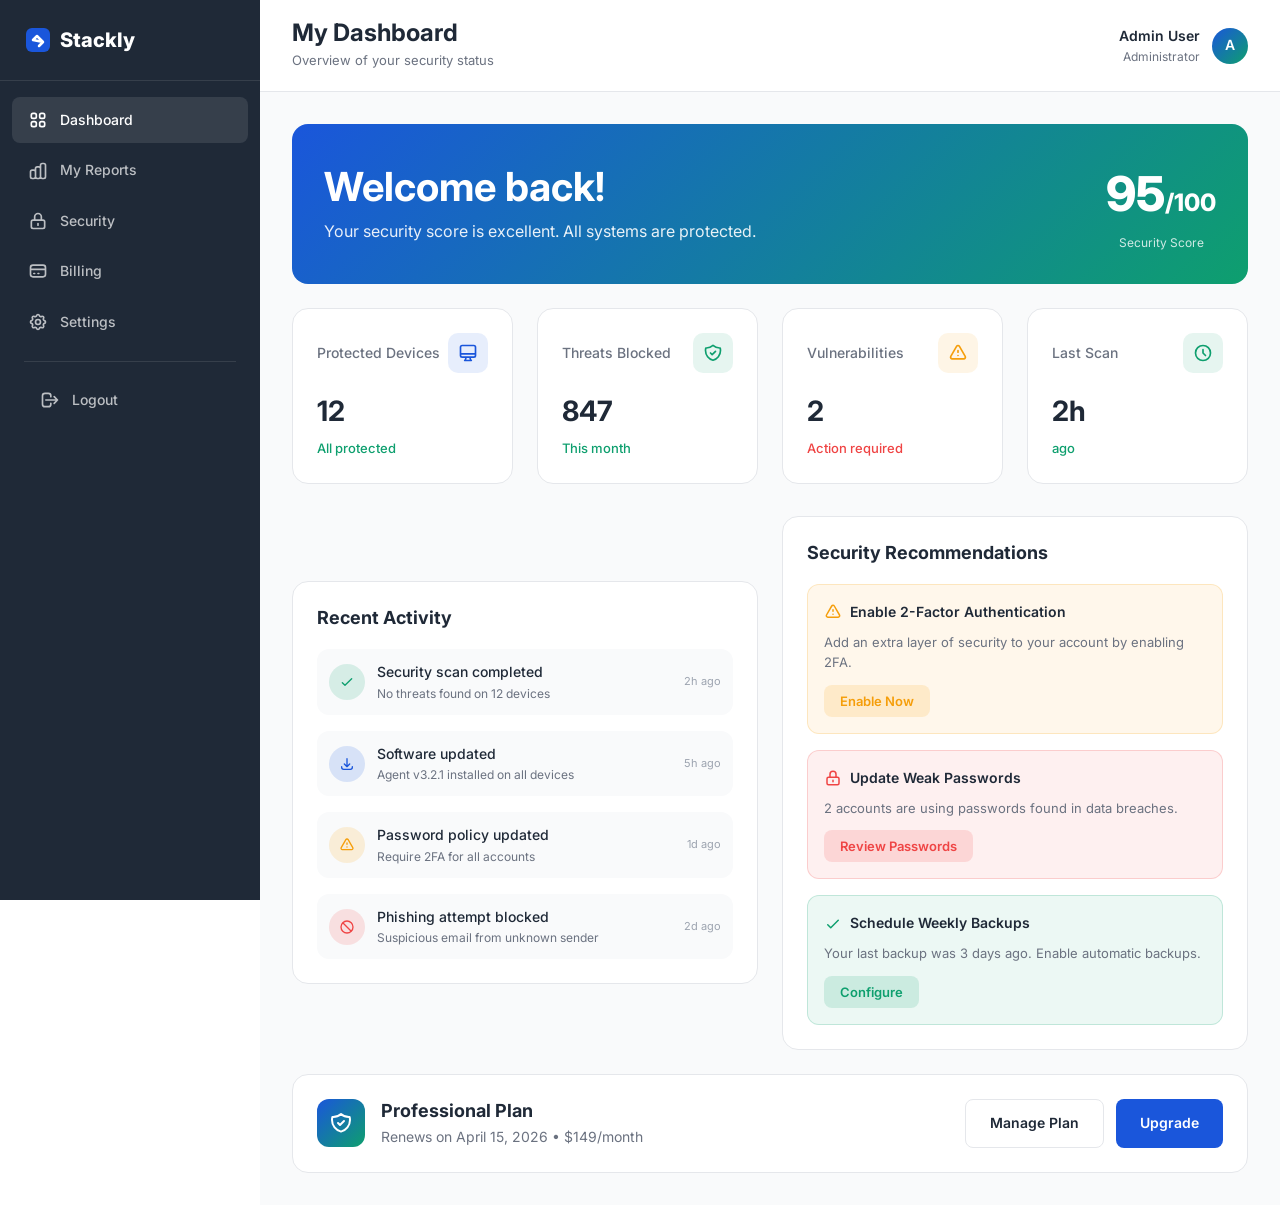
<file: user-dashboard.html>
<!DOCTYPE html>
<html lang="en">
<head>
  <meta charset="UTF-8">
  <meta name="viewport" content="width=device-width, initial-scale=1.0">
  <title>User Dashboard - Stackly</title>
  <link rel="preconnect" href="https://fonts.googleapis.com">
  <link rel="preconnect" href="https://fonts.gstatic.com" crossorigin>
  <link href="https://fonts.googleapis.com/css2?family=Inter:wght@400;500;600;700;800&family=JetBrains+Mono:wght@400;500&display=swap" rel="stylesheet">
  <link rel="stylesheet" href="assets/css/style.css">
</head>
<body>
  <div class="dashboard-layout">
    <!-- Sidebar -->
    <aside class="sidebar">
      <div class="sidebar-brand">
        <svg viewBox="0 0 28 28" fill="none" width="28" height="28">
          <rect x="2" y="2" width="24" height="24" rx="6" fill="url(#dLogo)"/>
          <path d="M9 14l4-4 6 6m0 0l-4 4m4-4L9 14" stroke="white" stroke-width="2.5" stroke-linecap="round" stroke-linejoin="round"/>
          <defs><linearGradient id="dLogo" x1="2" y1="2" x2="26" y2="26"><stop stop-color="#1a56db"/><stop offset="1" stop-color="#0e9f6e"/></linearGradient></defs>
        </svg>
        Stackly
      </div>
      <nav class="sidebar-nav">
        <a href="user-dashboard.html" class="sidebar-nav-item active">
          <svg fill="none" viewBox="0 0 24 24" stroke="currentColor" stroke-width="2"><path stroke-linecap="round" stroke-linejoin="round" d="M4 6a2 2 0 012-2h2a2 2 0 012 2v2a2 2 0 01-2 2H6a2 2 0 01-2-2V6zM14 6a2 2 0 012-2h2a2 2 0 012 2v2a2 2 0 01-2 2h-2a2 2 0 01-2-2V6zM4 16a2 2 0 012-2h2a2 2 0 012 2v2a2 2 0 01-2 2H6a2 2 0 01-2-2v-2zM14 16a2 2 0 012-2h2a2 2 0 012 2v2a2 2 0 01-2 2h-2a2 2 0 01-2-2v-2z"/></svg>
          Dashboard
        </a>
        <a href="404.html" class="sidebar-nav-item">
          <svg fill="none" viewBox="0 0 24 24" stroke="currentColor" stroke-width="2"><path stroke-linecap="round" stroke-linejoin="round" d="M9 19v-6a2 2 0 00-2-2H5a2 2 0 00-2 2v6a2 2 0 002 2h2a2 2 0 002-2zm0 0V9a2 2 0 012-2h2a2 2 0 012 2v10m-6 0a2 2 0 002 2h2a2 2 0 002-2m0 0V5a2 2 0 012-2h2a2 2 0 012 2v14a2 2 0 01-2 2h-2a2 2 0 01-2-2z"/></svg>
          My Reports
        </a>
        <a href="404.html" class="sidebar-nav-item">
          <svg fill="none" viewBox="0 0 24 24" stroke="currentColor" stroke-width="2"><path stroke-linecap="round" stroke-linejoin="round" d="M12 15v2m-6 4h12a2 2 0 002-2v-6a2 2 0 00-2-2H6a2 2 0 00-2 2v6a2 2 0 002 2zm10-10V7a4 4 0 00-8 0v4h8z"/></svg>
          Security
        </a>
        <a href="404.html" class="sidebar-nav-item">
          <svg fill="none" viewBox="0 0 24 24" stroke="currentColor" stroke-width="2"><path stroke-linecap="round" stroke-linejoin="round" d="M3 10h18M7 15h1m4 0h1m-7 4h12a3 3 0 003-3V8a3 3 0 00-3-3H6a3 3 0 00-3 3v8a3 3 0 003 3z"/></svg>
          Billing
        </a>
        <a href="404.html" class="sidebar-nav-item">
          <svg fill="none" viewBox="0 0 24 24" stroke="currentColor" stroke-width="2"><path stroke-linecap="round" stroke-linejoin="round" d="M10.325 4.317c.426-1.756 2.924-1.756 3.35 0a1.724 1.724 0 002.573 1.066c1.543-.94 3.31.826 2.37 2.37a1.724 1.724 0 001.065 2.572c1.756.426 1.756 2.924 0 3.35a1.724 1.724 0 00-1.066 2.573c.94 1.543-.826 3.31-2.37 2.37a1.724 1.724 0 00-2.572 1.065c-.426 1.756-2.924 1.756-3.35 0a1.724 1.724 0 00-2.573-1.066c-1.543.94-3.31-.826-2.37-2.37a1.724 1.724 0 00-1.065-2.572c-1.756-.426-1.756-2.924 0-3.35a1.724 1.724 0 001.066-2.573c-.94-1.543.826-3.31 2.37-2.37.996.608 2.296.07 2.572-1.065z"/><path stroke-linecap="round" stroke-linejoin="round" d="M15 12a3 3 0 11-6 0 3 3 0 016 0z"/></svg>
          Settings
        </a>
        <div style="border-top:1px solid rgba(255,255,255,0.1);margin:16px 12px;padding-top:16px;">
          <button id="logout-btn" class="sidebar-nav-item" style="width:100%;background:none;border:none;color:rgba(255,255,255,0.7);">
            <svg fill="none" viewBox="0 0 24 24" stroke="currentColor" stroke-width="2"><path stroke-linecap="round" stroke-linejoin="round" d="M17 16l4-4m0 0l-4-4m4 4H7m6 4v1a3 3 0 01-3 3H6a3 3 0 01-3-3V7a3 3 0 013-3h4a3 3 0 013 3v1"/></svg>
            Logout
          </button>
        </div>
      </nav>
    </aside>

    <!-- Main Content -->
    <div class="main-content">
      <header class="dashboard-header">
        <div>
          <h1 class="dashboard-title">My Dashboard</h1>
          <p style="font-size:13px;color:var(--gray-light);margin-top:4px;">Overview of your security status</p>
        </div>
        <div class="dashboard-user">
          <div style="text-align:right;">
            <div class="dashboard-user-name" style="font-weight:600;font-size:14px;color:var(--dark);">User</div>
            <div class="dashboard-user-role" style="font-size:12px;color:var(--gray-light);">Member</div>
          </div>
          <div class="dashboard-user-avatar dashboard-user-initial">U</div>
        </div>
      </header>

      <div class="dashboard-body">
        <!-- Welcome Banner -->
        <div style="background:linear-gradient(135deg,var(--primary),var(--secondary));border-radius:var(--radius-lg);padding:32px;color:white;margin-bottom:24px;display:flex;align-items:center;justify-content:space-between;flex-wrap:wrap;gap:16px;">
          <div>
            <h2 style="color:white;margin-bottom:8px;">Welcome back!</h2>
            <p style="color:rgba(255,255,255,0.9);">Your security score is excellent. All systems are protected.</p>
          </div>
          <div style="text-align:center;">
            <div style="font-size:48px;font-weight:800;color:white;">95<span style="font-size:24px;">/100</span></div>
            <p style="font-size:12px;color:rgba(255,255,255,0.8);">Security Score</p>
          </div>
        </div>

        <!-- Stats Cards -->
        <div class="dashboard-grid">
          <div class="dashboard-card">
            <div class="dashboard-card-header">
              <span class="dashboard-card-title">Protected Devices</span>
              <div class="dashboard-card-icon blue"><svg width="20" height="20" fill="none" viewBox="0 0 24 24" stroke="currentColor" stroke-width="2"><path stroke-linecap="round" stroke-linejoin="round" d="M9.75 17L9 20l-1 1h8l-1-1-.75-3M3 13h18M5 17h14a2 2 0 002-2V5a2 2 0 00-2-2H5a2 2 0 00-2 2v10a2 2 0 002 2z"/></svg></div>
            </div>
            <div class="dashboard-card-value">12</div>
            <div class="dashboard-card-change up">All protected</div>
          </div>
          <div class="dashboard-card">
            <div class="dashboard-card-header">
              <span class="dashboard-card-title">Threats Blocked</span>
              <div class="dashboard-card-icon green"><svg width="20" height="20" fill="none" viewBox="0 0 24 24" stroke="currentColor" stroke-width="2"><path stroke-linecap="round" stroke-linejoin="round" d="M9 12l2 2 4-4m5.618-4.016A11.955 11.955 0 0112 2.944a11.955 11.955 0 01-8.618 3.04A12.02 12.02 0 003 9c0 5.591 3.824 10.29 9 11.622 5.176-1.332 9-6.03 9-11.622 0-1.042-.133-2.052-.382-3.016z"/></svg></div>
            </div>
            <div class="dashboard-card-value">847</div>
            <div class="dashboard-card-change up">This month</div>
          </div>
          <div class="dashboard-card">
            <div class="dashboard-card-header">
              <span class="dashboard-card-title">Vulnerabilities</span>
              <div class="dashboard-card-icon amber"><svg width="20" height="20" fill="none" viewBox="0 0 24 24" stroke="currentColor" stroke-width="2"><path stroke-linecap="round" stroke-linejoin="round" d="M12 9v2m0 4h.01m-6.938 4h13.856c1.54 0 2.502-1.667 1.732-3L13.732 4c-.77-1.333-2.694-1.333-3.464 0L3.34 16c-.77 1.333.192 3 1.732 3z"/></svg></div>
            </div>
            <div class="dashboard-card-value">2</div>
            <div class="dashboard-card-change down">Action required</div>
          </div>
          <div class="dashboard-card">
            <div class="dashboard-card-header">
              <span class="dashboard-card-title">Last Scan</span>
              <div class="dashboard-card-icon green"><svg width="20" height="20" fill="none" viewBox="0 0 24 24" stroke="currentColor" stroke-width="2"><path stroke-linecap="round" stroke-linejoin="round" d="M12 8v4l3 3m6-3a9 9 0 11-18 0 9 9 0 0118 0z"/></svg></div>
            </div>
            <div class="dashboard-card-value">2h</div>
            <div class="dashboard-card-change up">ago</div>
          </div>
        </div>

        <!-- Recent Activity & Recommendations -->
        <div class="grid-2" style="gap:24px;">
          <div class="dashboard-card">
            <h3 style="font-size:18px;margin-bottom:20px;">Recent Activity</h3>
            <div style="display:flex;flex-direction:column;gap:16px;">
              <div style="display:flex;align-items:center;gap:12px;padding:12px;background:var(--light);border-radius:var(--radius);">
                <div style="width:36px;height:36px;border-radius:50%;background:rgba(14,159,110,0.15);display:flex;align-items:center;justify-content:center;flex-shrink:0;">
                  <svg width="16" height="16" fill="none" viewBox="0 0 24 24" stroke="#0e9f6e" stroke-width="2"><path stroke-linecap="round" stroke-linejoin="round" d="M5 13l4 4L19 7"/></svg>
                </div>
                <div style="flex:1;">
                  <p style="font-weight:500;font-size:14px;color:var(--dark);">Security scan completed</p>
                  <p style="font-size:12px;color:var(--gray-light);">No threats found on 12 devices</p>
                </div>
                <span style="font-size:11px;color:var(--gray-lighter);">2h ago</span>
              </div>
              <div style="display:flex;align-items:center;gap:12px;padding:12px;background:var(--light);border-radius:var(--radius);">
                <div style="width:36px;height:36px;border-radius:50%;background:rgba(26,86,219,0.15);display:flex;align-items:center;justify-content:center;flex-shrink:0;">
                  <svg width="16" height="16" fill="none" viewBox="0 0 24 24" stroke="#1a56db" stroke-width="2"><path stroke-linecap="round" stroke-linejoin="round" d="M4 16v1a3 3 0 003 3h10a3 3 0 003-3v-1m-4-4l-4 4m0 0l-4-4m4 4V4"/></svg>
                </div>
                <div style="flex:1;">
                  <p style="font-weight:500;font-size:14px;color:var(--dark);">Software updated</p>
                  <p style="font-size:12px;color:var(--gray-light);">Agent v3.2.1 installed on all devices</p>
                </div>
                <span style="font-size:11px;color:var(--gray-lighter);">5h ago</span>
              </div>
              <div style="display:flex;align-items:center;gap:12px;padding:12px;background:var(--light);border-radius:var(--radius);">
                <div style="width:36px;height:36px;border-radius:50%;background:rgba(245,158,11,0.15);display:flex;align-items:center;justify-content:center;flex-shrink:0;">
                  <svg width="16" height="16" fill="none" viewBox="0 0 24 24" stroke="#f59e0b" stroke-width="2"><path stroke-linecap="round" stroke-linejoin="round" d="M12 9v2m0 4h.01m-6.938 4h13.856c1.54 0 2.502-1.667 1.732-3L13.732 4c-.77-1.333-2.694-1.333-3.464 0L3.34 16c-.77 1.333.192 3 1.732 3z"/></svg>
                </div>
                <div style="flex:1;">
                  <p style="font-weight:500;font-size:14px;color:var(--dark);">Password policy updated</p>
                  <p style="font-size:12px;color:var(--gray-light);">Require 2FA for all accounts</p>
                </div>
                <span style="font-size:11px;color:var(--gray-lighter);">1d ago</span>
              </div>
              <div style="display:flex;align-items:center;gap:12px;padding:12px;background:var(--light);border-radius:var(--radius);">
                <div style="width:36px;height:36px;border-radius:50%;background:rgba(239,68,68,0.15);display:flex;align-items:center;justify-content:center;flex-shrink:0;">
                  <svg width="16" height="16" fill="none" viewBox="0 0 24 24" stroke="#ef4444" stroke-width="2"><path stroke-linecap="round" stroke-linejoin="round" d="M18.364 18.364A9 9 0 005.636 5.636m12.728 12.728A9 9 0 015.636 5.636m12.728 12.728L5.636 5.636"/></svg>
                </div>
                <div style="flex:1;">
                  <p style="font-weight:500;font-size:14px;color:var(--dark);">Phishing attempt blocked</p>
                  <p style="font-size:12px;color:var(--gray-light);">Suspicious email from unknown sender</p>
                </div>
                <span style="font-size:11px;color:var(--gray-lighter);">2d ago</span>
              </div>
            </div>
          </div>
          <div class="dashboard-card">
            <h3 style="font-size:18px;margin-bottom:20px;">Security Recommendations</h3>
            <div style="display:flex;flex-direction:column;gap:16px;">
              <div style="padding:16px;background:rgba(245,158,11,0.08);border:1px solid rgba(245,158,11,0.2);border-radius:var(--radius);">
                <div style="display:flex;align-items:center;gap:8px;margin-bottom:8px;">
                  <svg width="18" height="18" fill="none" viewBox="0 0 24 24" stroke="#f59e0b" stroke-width="2"><path stroke-linecap="round" stroke-linejoin="round" d="M12 9v2m0 4h.01m-6.938 4h13.856c1.54 0 2.502-1.667 1.732-3L13.732 4c-.77-1.333-2.694-1.333-3.464 0L3.34 16c-.77 1.333.192 3 1.732 3z"/></svg>
                  <span style="font-weight:600;font-size:14px;color:var(--dark);">Enable 2-Factor Authentication</span>
                </div>
                <p style="font-size:13px;color:var(--gray-light);margin-bottom:12px;">Add an extra layer of security to your account by enabling 2FA.</p>
                <button class="btn btn-sm" style="background:rgba(245,158,11,0.15);color:var(--accent);font-weight:600;">Enable Now</button>
              </div>
              <div style="padding:16px;background:rgba(239,68,68,0.08);border:1px solid rgba(239,68,68,0.2);border-radius:var(--radius);">
                <div style="display:flex;align-items:center;gap:8px;margin-bottom:8px;">
                  <svg width="18" height="18" fill="none" viewBox="0 0 24 24" stroke="#ef4444" stroke-width="2"><path stroke-linecap="round" stroke-linejoin="round" d="M12 15v2m-6 4h12a2 2 0 002-2v-6a2 2 0 00-2-2H6a2 2 0 00-2 2v6a2 2 0 002 2zm10-10V7a4 4 0 00-8 0v4h8z"/></svg>
                  <span style="font-weight:600;font-size:14px;color:var(--dark);">Update Weak Passwords</span>
                </div>
                <p style="font-size:13px;color:var(--gray-light);margin-bottom:12px;">2 accounts are using passwords found in data breaches.</p>
                <button class="btn btn-sm" style="background:rgba(239,68,68,0.15);color:#ef4444;font-weight:600;">Review Passwords</button>
              </div>
              <div style="padding:16px;background:rgba(14,159,110,0.08);border:1px solid rgba(14,159,110,0.2);border-radius:var(--radius);">
                <div style="display:flex;align-items:center;gap:8px;margin-bottom:8px;">
                  <svg width="18" height="18" fill="none" viewBox="0 0 24 24" stroke="#0e9f6e" stroke-width="2"><path stroke-linecap="round" stroke-linejoin="round" d="M5 13l4 4L19 7"/></svg>
                  <span style="font-weight:600;font-size:14px;color:var(--dark);">Schedule Weekly Backups</span>
                </div>
                <p style="font-size:13px;color:var(--gray-light);margin-bottom:12px;">Your last backup was 3 days ago. Enable automatic backups.</p>
                <button class="btn btn-sm" style="background:rgba(14,159,110,0.15);color:var(--secondary);font-weight:600;">Configure</button>
              </div>
            </div>
          </div>
        </div>

        <!-- Plan Info -->
        <div class="dashboard-card" style="margin-top:24px;">
          <div style="display:flex;align-items:center;justify-content:space-between;flex-wrap:wrap;gap:16px;">
            <div style="display:flex;align-items:center;gap:16px;">
              <div style="width:48px;height:48px;border-radius:12px;background:linear-gradient(135deg,var(--primary),var(--secondary));display:flex;align-items:center;justify-content:center;">
                <svg width="24" height="24" fill="none" viewBox="0 0 24 24" stroke="white" stroke-width="2"><path stroke-linecap="round" stroke-linejoin="round" d="M9 12l2 2 4-4m5.618-4.016A11.955 11.955 0 0112 2.944a11.955 11.955 0 01-8.618 3.04A12.02 12.02 0 003 9c0 5.591 3.824 10.29 9 11.622 5.176-1.332 9-6.03 9-11.622 0-1.042-.133-2.052-.382-3.016z"/></svg>
              </div>
              <div>
                <h3 style="font-size:18px;margin-bottom:4px;">Professional Plan</h3>
                <p style="font-size:14px;color:var(--gray-light);">Renews on April 15, 2026 &bull; $149/month</p>
              </div>
            </div>
            <div style="display:flex;gap:12px;">
              <a href="404.html" class="btn btn-outline" style="color:var(--dark);border-color:var(--border);">Manage Plan</a>
              <a href="404.html" class="btn btn-primary">Upgrade</a>
            </div>
          </div>
        </div>
      </div>
    </div>
  </div>

  <script src="assets/js/main.js"></script>
  <script>
    // User auth guard
    document.addEventListener('DOMContentLoaded', () => {
      const user = Auth.getUser();
      if (!user) {
        // For demo, auto-login as user if not logged in
        Auth.login('user@stackly.com', 'password', 'user');
        window.location.reload();
        return;
      }
    });
  </script>
</body>
</html>
</file>
<file: assets/css/style.css>
/* ========================================
   Stackly - Cybersecurity Website
   Main Stylesheet
   ======================================== */

/* CSS Variables */
:root {
  --primary: #1a56db;
  --primary-dark: #1e429f;
  --secondary: #0e9f6e;
  --accent: #f59e0b;
  --dark: #1f2937;
  --darker: #0f172a;
  --light: #f9fafb;
  --white: #ffffff;
  --gray: #4b5563;
  --gray-light: #6b7280;
  --gray-lighter: #9ca3af;
  --border: #e5e7eb;
  --border-light: #f3f4f6;
  --shadow-sm: 0 1px 2px 0 rgba(0,0,0,0.05);
  --shadow: 0 4px 6px -1px rgba(0,0,0,0.1), 0 2px 4px -2px rgba(0,0,0,0.1);
  --shadow-md: 0 10px 15px -3px rgba(0,0,0,0.1), 0 4px 6px -4px rgba(0,0,0,0.1);
  --shadow-lg: 0 20px 25px -5px rgba(0,0,0,0.1), 0 8px 10px -6px rgba(0,0,0,0.1);
  --shadow-xl: 0 25px 50px -12px rgba(0,0,0,0.25);
  --radius-sm: 8px;
  --radius: 12px;
  --radius-lg: 16px;
  --radius-xl: 24px;
  --font-main: 'Inter', -apple-system, BlinkMacSystemFont, 'Segoe UI', sans-serif;
  --font-mono: 'JetBrains Mono', 'Fira Code', 'Courier New', monospace;
  --transition: all 0.3s cubic-bezier(0.4, 0, 0.2, 1);
  --transition-slow: all 0.5s cubic-bezier(0.4, 0, 0.2, 1);
}

/* Reset & Base */
*, *::before, *::after {
  margin: 0;
  padding: 0;
  box-sizing: border-box;
}

html {
  scroll-behavior: smooth;
  font-size: 16px;
}

body {
  font-family: var(--font-main);
  color: var(--gray);
  line-height: 1.6;
  background: var(--white);
  overflow-x: hidden;
  -webkit-font-smoothing: antialiased;
  -moz-osx-font-smoothing: grayscale;
}

a {
  text-decoration: none;
  color: inherit;
  transition: var(--transition);
}

img {
  max-width: 100%;
  height: auto;
  display: block;
}

button {
  cursor: pointer;
  border: none;
  background: none;
  font-family: inherit;
  transition: var(--transition);
}

ul, ol {
  list-style: none;
}

input, textarea, select {
  font-family: inherit;
  font-size: inherit;
}

/* Scrollbar */
::-webkit-scrollbar {
  width: 8px;
}
::-webkit-scrollbar-track {
  background: var(--light);
}
::-webkit-scrollbar-thumb {
  background: var(--gray-lighter);
  border-radius: 4px;
}
::-webkit-scrollbar-thumb:hover {
  background: var(--gray-light);
}

/* ========================================
   3D Canvas Background
   ======================================== */
#canvas-container {
  position: fixed;
  top: 0;
  left: 0;
  width: 100%;
  height: 100%;
  z-index: -1;
  pointer-events: none;
}

#canvas-container canvas {
  display: block;
  width: 100%;
  height: 100%;
}

/* ========================================
   Navigation
   ======================================== */
.navbar {
  position: fixed;
  top: 0;
  left: 0;
  right: 0;
  height: 64px;
  background: rgba(255,255,255,0.95);
  backdrop-filter: blur(12px);
  -webkit-backdrop-filter: blur(12px);
  border-bottom: 1px solid rgba(0,0,0,0.05);
  z-index: 100;
  display: flex;
  align-items: center;
  justify-content: space-between;
  padding: 0 40px;
  transition: var(--transition);
}

.navbar.scrolled {
  box-shadow: var(--shadow-md);
}

.navbar-brand {
  font-family: var(--font-main);
  font-weight: 800;
  font-size: 20px;
  color: var(--dark);
  display: flex;
  align-items: center;
  gap: 8px;
}

.navbar-brand svg,
.navbar-brand img {
  width: 28px;
  height: 28px;
  object-fit: contain;
}

.navbar-brand span {
  background: linear-gradient(135deg, var(--primary) 0%, var(--secondary) 100%);
  -webkit-background-clip: text;
  -webkit-text-fill-color: transparent;
  background-clip: text;
}

.navbar-nav {
  display: flex;
  align-items: center;
  gap: 32px;
}

.nav-link {
  font-family: var(--font-main);
  font-weight: 500;
  font-size: 14px;
  color: var(--gray);
  position: relative;
  padding: 4px 0;
}

.nav-link::after {
  content: '';
  position: absolute;
  bottom: 0;
  left: 0;
  width: 0;
  height: 2px;
  background: var(--primary);
  transition: width 0.3s ease;
}

.nav-link:hover,
.nav-link.active {
  color: var(--primary);
}

.nav-link:hover::after,
.nav-link.active::after {
  width: 100%;
}

.navbar-cta {
  background: var(--primary);
  color: var(--white);
  font-family: var(--font-main);
  font-weight: 600;
  font-size: 14px;
  padding: 10px 20px;
  border-radius: var(--radius-sm);
  transition: var(--transition);
}

.navbar-cta:hover {
  background: var(--primary-dark);
  transform: translateY(-1px);
  box-shadow: var(--shadow-md);
}

/* Mobile Menu */
.mobile-menu-btn {
  display: none;
  flex-direction: column;
  gap: 5px;
  padding: 8px;
  z-index: 101;
}

.mobile-menu-btn span {
  display: block;
  width: 24px;
  height: 2px;
  background: var(--dark);
  transition: var(--transition);
}

.mobile-menu-btn.active span:nth-child(1) {
  transform: rotate(45deg) translate(5px, 5px);
}

.mobile-menu-btn.active span:nth-child(2) {
  opacity: 1;
}

.mobile-menu-btn.active span:nth-child(3) {
  transform: rotate(-45deg) translate(5px, -5px);
}

.mobile-nav {
  display: none;
  position: fixed;
  top: 64px;
  left: 0;
  right: 0;
  background: rgba(255,255,255,0.98);
  backdrop-filter: blur(12px);
  padding: 24px 40px;
  flex-direction: column;
  gap: 16px;
  border-bottom: 1px solid var(--border);
  z-index: 99;
}

.mobile-nav.active {
  display: flex;
}

.mobile-nav .nav-link {
  font-size: 16px;
  padding: 8px 0;
}

/* ========================================
   Typography
   ======================================== */
.label {
  font-family: var(--font-mono);
  font-size: 12px;
  font-weight: 400;
  text-transform: uppercase;
  letter-spacing: 0.15em;
  display: inline-block;
}

.label-primary { color: var(--primary); }
.label-accent { color: var(--accent); }
.label-secondary { color: var(--secondary); }
.label-white { color: rgba(255,255,255,0.7); }

h1, h2, h3, h4, h5, h6 {
  font-family: var(--font-main);
  color: var(--dark);
  line-height: 1.2;
  font-weight: 700;
}

h1 { font-size: clamp(36px, 5vw, 64px); line-height: 1.1; }
h2 { font-size: clamp(28px, 3.5vw, 40px); line-height: 1.2; }
h3 { font-size: clamp(20px, 2vw, 28px); line-height: 1.3; }
h4 { font-size: 20px; font-weight: 600; }

p {
  font-size: 16px;
  line-height: 1.6;
  color: var(--gray);
}

/* ========================================
   Buttons
   ======================================== */
.btn {
  display: inline-flex;
  align-items: center;
  justify-content: center;
  gap: 8px;
  font-family: var(--font-main);
  font-weight: 600;
  font-size: 14px;
  padding: 12px 24px;
  border-radius: var(--radius-sm);
  transition: var(--transition);
  cursor: pointer;
  border: none;
}

.btn-primary {
  background: var(--primary);
  color: var(--white);
}

.btn-primary:hover {
  background: var(--primary-dark);
  transform: translateY(-2px);
  box-shadow: var(--shadow-lg);
}

.btn-accent {
  background: var(--accent);
  color: var(--dark);
}

.btn-accent:hover {
  background: #d97706;
  transform: translateY(-2px);
  box-shadow: var(--shadow-lg);
}

.btn-outline {
  background: transparent;
  color: var(--white);
  border: 1px solid rgba(255,255,255,0.3);
}

.btn-outline:hover {
  background: var(--white);
  color: var(--dark);
}

.btn-dark {
  background: var(--dark);
  color: var(--white);
}

.btn-dark:hover {
  background: #111827;
  transform: translateY(-2px);
}

.btn-sm {
  padding: 8px 16px;
  font-size: 13px;
}

.btn-lg {
  padding: 16px 32px;
  font-size: 16px;
}

/* ========================================
   Cards
   ======================================== */
.card {
  background: var(--white);
  border-radius: var(--radius-lg);
  padding: 40px;
  border: 1px solid var(--border);
  transition: var(--transition);
}

.card:hover {
  transform: translateY(-4px);
  box-shadow: var(--shadow-lg);
}

.card-icon {
  width: 48px;
  height: 48px;
  border-radius: 12px;
  display: flex;
  align-items: center;
  justify-content: center;
  margin-bottom: 20px;
}

.card-icon svg {
  width: 24px;
  height: 24px;
}

/* ========================================
   Section Styles
   ======================================== */
.section {
  position: relative;
  z-index: 1;
  padding: 100px 0;
}

.section-header {
  text-align: center;
  max-width: 640px;
  margin: 0 auto 64px;
}

.section-header h2 {
  margin: 12px 0 16px;
}

.section-header p {
  color: var(--gray-light);
}

.container {
  max-width: 1200px;
  margin: 0 auto;
  padding: 0 24px;
}

/* Dark Section */
.section-dark {
  background: linear-gradient(135deg, var(--darker) 0%, #1e3a5f 100%);
  color: var(--white);
}

.section-dark h2,
.section-dark h3 {
  color: var(--white);
}

.section-dark p {
  color: rgba(255,255,255,0.7);
}

/* Light Section */
.section-light {
  background: var(--light);
}

/* ========================================
   Grid Layouts
   ======================================== */
.grid-2 {
  display: grid;
  grid-template-columns: 1fr 1fr;
  gap: 48px;
  align-items: center;
}

.grid-3 {
  display: grid;
  grid-template-columns: repeat(3, 1fr);
  gap: 32px;
}

.grid-4 {
  display: grid;
  grid-template-columns: repeat(4, 1fr);
  gap: 32px;
}

/* ========================================
   Hero Section
   ======================================== */
.hero {
  position: relative;
  min-height: 100vh;
  display: flex;
  align-items: flex-end;
  padding: 0 0 80px 80px;
  z-index: 1;
}

.hero-content {
  max-width: 600px;
  position: relative;
  z-index: 2;
}

.hero-content .label {
  margin-bottom: 20px;
}

.hero-content h1 {
  color: var(--white);
  margin-bottom: 20px;
  text-shadow: 0 2px 30px rgba(0,0,0,0.7);
}

.hero-content h1 span {
  color: var(--accent);
}

.hero-content p {
  color: rgba(255,255,255,0.85);
  font-size: 18px;
  margin-bottom: 32px;
  text-shadow: 0 1px 10px rgba(0,0,0,0.5);
}

.hero-buttons {
  display: flex;
  align-items: center;
  gap: 24px;
}

.hero-link {
  display: flex;
  align-items: center;
  gap: 8px;
  color: var(--white);
  font-weight: 500;
  font-size: 14px;
}

.hero-link:hover {
  text-decoration: underline;
}

.pulse-dot {
  width: 8px;
  height: 8px;
  background: var(--secondary);
  border-radius: 50%;
  animation: pulse 2s infinite;
}

@keyframes pulse {
  0%, 100% { opacity: 1; transform: scale(1); }
  50% { opacity: 0.5; transform: scale(1.3); }
}

.hero-stats {
  position: absolute;
  bottom: 80px;
  right: 80px;
  background: rgba(15,23,42,0.6);
  backdrop-filter: blur(8px);
  border: 1px solid rgba(255,255,255,0.1);
  border-radius: var(--radius-lg);
  padding: 20px 24px;
  z-index: 2;
}

.hero-stat {
  font-family: var(--font-mono);
  font-size: 13px;
  color: rgba(255,255,255,0.7);
  margin-bottom: 8px;
}

.hero-stat:last-child {
  margin-bottom: 0;
  color: var(--secondary);
}

/* ========================================
   Trusted By / Clients
   ======================================== */
.trusted-band {
  background: rgba(15,23,42,0.9);
  padding: 48px 0;
  position: relative;
  z-index: 1;
}

.trusted-label {
  text-align: center;
  font-family: var(--font-main);
  font-weight: 500;
  font-size: 14px;
  color: rgba(255,255,255,0.6);
  margin-bottom: 32px;
}

.logos-row {
  display: flex;
  justify-content: center;
  align-items: center;
  gap: 64px;
  flex-wrap: wrap;
}

.client-logo {
  font-family: var(--font-main);
  font-weight: 700;
  font-size: 20px;
  color: rgba(255,255,255,0.5);
  transition: var(--transition);
  letter-spacing: -0.02em;
}

.client-logo:hover {
  color: rgba(255,255,255,0.8);
}

/* ========================================
   Core Values / About
   ======================================== */
.value-item {
  display: flex;
  align-items: flex-start;
  gap: 16px;
  margin-bottom: 24px;
}

.value-item:last-child {
  margin-bottom: 0;
}

.value-icon {
  width: 48px;
  height: 48px;
  min-width: 48px;
  border-radius: 50%;
  background: var(--border-light);
  display: flex;
  align-items: center;
  justify-content: center;
}

.value-icon svg {
  width: 22px;
  height: 22px;
  color: var(--primary);
}

.value-content h4 {
  margin-bottom: 4px;
  font-size: 16px;
}

.value-content p {
  font-size: 14px;
  color: var(--gray-light);
}

/* ========================================
   Services
   ======================================== */
.service-card {
  background: var(--light);
  border-radius: var(--radius-lg);
  padding: 40px;
  border: 1px solid var(--border);
  transition: var(--transition);
}

.service-card:hover {
  transform: translateY(-4px);
  box-shadow: 0 12px 40px rgba(0,0,0,0.08);
  border-color: transparent;
}

.service-card .card-icon {
  background: rgba(26,86,219,0.1);
  color: var(--primary);
}

.service-card:nth-child(2) .card-icon {
  background: rgba(14,159,110,0.1);
  color: var(--secondary);
}

.service-card:nth-child(3) .card-icon {
  background: rgba(245,158,11,0.1);
  color: var(--accent);
}

.service-card h3 {
  margin-bottom: 12px;
  font-size: 20px;
}

.service-card p {
  margin-bottom: 20px;
  font-size: 15px;
}

.service-link {
  font-weight: 600;
  font-size: 14px;
  color: var(--primary);
  display: inline-flex;
  align-items: center;
  gap: 4px;
}

.service-link:hover {
  gap: 8px;
}

/* ========================================
   Stats Section
   ======================================== */
.stat-card {
  background: rgba(255,255,255,0.05);
  border: 1px solid rgba(255,255,255,0.1);
  border-radius: var(--radius-lg);
  padding: 40px;
  text-align: center;
  transition: var(--transition);
}

.stat-card:hover {
  background: rgba(255,255,255,0.08);
  border-color: rgba(255,255,255,0.2);
}

.stat-number {
  font-family: var(--font-main);
  font-weight: 800;
  font-size: 48px;
  line-height: 1;
  margin-bottom: 8px;
}

.stat-number.green { color: var(--secondary); }
.stat-number.blue { color: var(--primary); }
.stat-number.amber { color: var(--accent); }

.stat-label {
  font-family: var(--font-main);
  font-weight: 400;
  font-size: 14px;
  color: rgba(255,255,255,0.6);
}

/* ========================================
   Testimonials
   ======================================== */
.testimonials-scroll {
  display: flex;
  gap: 24px;
  overflow-x: auto;
  scroll-snap-type: x mandatory;
  padding-bottom: 16px;
  scrollbar-width: none;
}

.testimonials-scroll::-webkit-scrollbar {
  display: none;
}

.testimonial-card {
  min-width: 360px;
  max-width: 360px;
  flex-shrink: 0;
  background: var(--white);
  border-radius: var(--radius-lg);
  padding: 40px;
  border: 1px solid var(--border);
  scroll-snap-align: start;
  transition: var(--transition);
}

.testimonial-card:hover {
  box-shadow: var(--shadow-lg);
}

.testimonial-quote {
  font-style: italic;
  font-weight: 500;
  color: var(--dark);
  margin-bottom: 24px;
  line-height: 1.6;
}

.testimonial-author {
  display: flex;
  align-items: center;
  gap: 12px;
}

.testimonial-avatar {
  width: 48px;
  height: 48px;
  border-radius: 50%;
  object-fit: cover;
}

.testimonial-name {
  font-weight: 600;
  font-size: 14px;
  color: var(--dark);
}

.testimonial-title {
  font-weight: 400;
  font-size: 13px;
  color: var(--gray-light);
}

.testimonial-dots {
  display: flex;
  justify-content: center;
  gap: 8px;
  margin-top: 32px;
}

.dot {
  width: 10px;
  height: 10px;
  border-radius: 50%;
  background: var(--border);
  cursor: pointer;
  transition: var(--transition);
}

.dot.active {
  background: var(--primary);
}

/* ========================================
   Case Study
   ======================================== */
.case-study-metrics {
  display: grid;
  grid-template-columns: 1fr 1fr;
  gap: 16px;
  margin: 24px 0;
}

.metric-item {
  text-align: center;
  padding: 16px;
  background: var(--light);
  border-radius: var(--radius);
}

.metric-number {
  font-weight: 700;
  font-size: 24px;
  color: var(--primary);
}

.metric-number.green {
  color: var(--secondary);
}

.metric-label {
  font-size: 13px;
  color: var(--gray-light);
  margin-top: 4px;
}

/* ========================================
   Blog
   ======================================== */
.blog-card {
  background: var(--white);
  border-radius: var(--radius-lg);
  overflow: hidden;
  border: 1px solid var(--border);
  transition: var(--transition);
}

.blog-card:hover {
  transform: translateY(-4px);
  box-shadow: 0 8px 32px rgba(0,0,0,0.08);
}

.blog-card-image {
  width: 100%;
  aspect-ratio: 16/9;
  object-fit: cover;
}

.blog-card-content {
  padding: 24px;
}

.blog-category {
  font-family: var(--font-mono);
  font-size: 11px;
  font-weight: 500;
  text-transform: uppercase;
  letter-spacing: 0.05em;
  margin-bottom: 8px;
}

.blog-card h3 {
  font-size: 18px;
  margin-bottom: 8px;
  line-height: 1.4;
}

.blog-date {
  font-size: 13px;
  color: var(--gray-light);
  margin-bottom: 8px;
}

.blog-excerpt {
  font-size: 14px;
  color: var(--gray-light);
  line-height: 1.5;
}

/* ========================================
   FAQ Accordion
   ======================================== */
.faq-list {
  display: flex;
  flex-direction: column;
  gap: 12px;
}

.faq-item {
  background: var(--light);
  border-radius: var(--radius);
  overflow: hidden;
  transition: var(--transition);
}

.faq-item.active {
  background: var(--white);
  box-shadow: var(--shadow);
}

.faq-question {
  display: flex;
  align-items: center;
  justify-content: space-between;
  padding: 20px 24px;
  cursor: pointer;
  width: 100%;
}

.faq-question-text {
  font-weight: 600;
  font-size: 16px;
  color: var(--dark);
  text-align: left;
  flex: 1;
  padding-right: 16px;
}

.faq-chevron {
  width: 20px;
  height: 20px;
  color: var(--gray-light);
  transition: transform 0.3s ease;
  flex-shrink: 0;
}

.faq-item.active .faq-chevron {
  transform: rotate(180deg);
}

.faq-answer {
  max-height: 0;
  overflow: hidden;
  transition: max-height 0.3s ease, padding 0.3s ease;
}

.faq-item.active .faq-answer {
  max-height: 300px;
  padding: 0 24px 20px;
}

.faq-answer p {
  font-size: 15px;
  color: var(--gray);
  line-height: 1.6;
}

/* ========================================
   Pricing
   ======================================== */
.pricing-card {
  background: var(--white);
  border-radius: var(--radius-lg);
  padding: 48px 40px;
  border: 1px solid var(--border);
  text-align: center;
  transition: var(--transition);
  position: relative;
}

.pricing-card.featured {
  border-color: var(--primary);
  box-shadow: 0 0 0 2px var(--primary), var(--shadow-lg);
  transform: scale(1.05);
}

.pricing-card:hover {
  box-shadow: var(--shadow-lg);
}

.pricing-badge {
  position: absolute;
  top: -12px;
  left: 50%;
  transform: translateX(-50%);
  background: var(--primary);
  color: var(--white);
  font-family: var(--font-mono);
  font-size: 11px;
  font-weight: 500;
  text-transform: uppercase;
  padding: 6px 16px;
  border-radius: 20px;
}

.pricing-name {
  font-weight: 700;
  font-size: 20px;
  color: var(--dark);
  margin-bottom: 8px;
}

.pricing-desc {
  font-size: 14px;
  color: var(--gray-light);
  margin-bottom: 24px;
}

.pricing-price {
  font-weight: 800;
  font-size: 48px;
  color: var(--dark);
  line-height: 1;
  margin-bottom: 8px;
}

.pricing-period {
  font-size: 14px;
  color: var(--gray-light);
  margin-bottom: 32px;
}

.pricing-features {
  text-align: left;
  margin-bottom: 32px;
}

.pricing-features li {
  display: flex;
  align-items: center;
  gap: 10px;
  padding: 8px 0;
  font-size: 14px;
  color: var(--gray);
}

.pricing-features li svg {
  width: 18px;
  height: 18px;
  color: var(--secondary);
  flex-shrink: 0;
}

/* ========================================
   Contact Form
   ======================================== */
.form-group {
  margin-bottom: 20px;
}

.form-label {
  display: block;
  font-weight: 500;
  font-size: 14px;
  color: var(--dark);
  margin-bottom: 6px;
}

.form-input,
.form-textarea,
.form-select {
  width: 100%;
  padding: 12px 16px;
  border: 1px solid var(--border);
  border-radius: var(--radius-sm);
  font-size: 14px;
  color: var(--dark);
  background: var(--white);
  transition: var(--transition);
}

.form-input:focus,
.form-textarea:focus,
.form-select:focus {
  outline: none;
  border-color: var(--primary);
  box-shadow: 0 0 0 3px rgba(26,86,219,0.1);
}

.form-textarea {
  min-height: 120px;
  resize: vertical;
}

.form-row {
  display: grid;
  grid-template-columns: 1fr 1fr;
  gap: 16px;
}

/* ========================================
   Login / Register
   ======================================== */
.auth-page {
  min-height: 100vh;
  display: flex;
  align-items: center;
  justify-content: center;
  background: linear-gradient(135deg, var(--darker) 0%, #1e3a5f 50%, var(--primary) 100%);
  padding: 24px;
}

.auth-card {
  background: var(--white);
  border-radius: var(--radius-xl);
  padding: 48px;
  width: 100%;
  max-width: 460px;
  box-shadow: var(--shadow-xl);
}

.auth-header {
  text-align: center;
  margin-bottom: 32px;
}

.auth-header h2 {
  margin-bottom: 8px;
}

.auth-header p {
  color: var(--gray-light);
  font-size: 14px;
}

.role-toggle {
  display: flex;
  background: var(--light);
  border-radius: var(--radius-sm);
  padding: 4px;
  margin-bottom: 24px;
}

.role-option {
  flex: 1;
  text-align: center;
  padding: 10px;
  border-radius: 6px;
  font-weight: 500;
  font-size: 14px;
  color: var(--gray);
  cursor: pointer;
  transition: var(--transition);
}

.role-option.active {
  background: var(--primary);
  color: var(--white);
}

.auth-footer {
  text-align: center;
  margin-top: 24px;
  font-size: 14px;
  color: var(--gray-light);
}

.auth-footer a {
  color: var(--primary);
  font-weight: 500;
}

/* ========================================
   Dashboard
   ======================================== */
.dashboard-layout {
  display: flex;
  min-height: 100vh;
}

.sidebar {
  width: 260px;
  background: var(--dark);
  color: var(--white);
  position: fixed;
  top: 0;
  left: 0;
  bottom: 0;
  overflow-y: auto;
  z-index: 90;
  padding: 24px 0;
}

.sidebar-brand {
  padding: 0 24px 24px;
  border-bottom: 1px solid rgba(255,255,255,0.1);
  margin-bottom: 16px;
  font-weight: 800;
  font-size: 20px;
  display: flex;
  align-items: center;
  gap: 8px;
}

.sidebar-brand svg {
  width: 28px;
  height: 28px;
}

.sidebar-nav {
  padding: 0 12px;
}

.sidebar-nav-item {
  display: flex;
  align-items: center;
  gap: 12px;
  padding: 12px 16px;
  border-radius: var(--radius-sm);
  color: rgba(255,255,255,0.7);
  font-size: 14px;
  font-weight: 500;
  transition: var(--transition);
  margin-bottom: 4px;
  cursor: pointer;
}

.sidebar-nav-item:hover,
.sidebar-nav-item.active {
  background: rgba(255,255,255,0.1);
  color: var(--white);
}

.sidebar-nav-item svg {
  width: 20px;
  height: 20px;
  flex-shrink: 0;
}

.main-content {
  flex: 1;
  margin-left: 260px;
  background: var(--light);
  min-height: 100vh;
}

.dashboard-header {
  background: var(--white);
  padding: 20px 32px;
  display: flex;
  align-items: center;
  justify-content: space-between;
  border-bottom: 1px solid var(--border);
  position: sticky;
  top: 0;
  z-index: 10;
}

.dashboard-title {
  font-size: 24px;
  font-weight: 700;
}

.dashboard-user {
  display: flex;
  align-items: center;
  gap: 12px;
}

.dashboard-user-avatar {
  width: 36px;
  height: 36px;
  border-radius: 50%;
  background: linear-gradient(135deg, var(--primary), var(--secondary));
  display: flex;
  align-items: center;
  justify-content: center;
  color: var(--white);
  font-weight: 600;
  font-size: 14px;
}

.dashboard-body {
  padding: 32px;
}

.dashboard-grid {
  display: grid;
  grid-template-columns: repeat(4, 1fr);
  gap: 24px;
  margin-bottom: 32px;
}

.dashboard-card {
  background: var(--white);
  border-radius: var(--radius-lg);
  padding: 24px;
  border: 1px solid var(--border);
}

.dashboard-card-header {
  display: flex;
  align-items: center;
  justify-content: space-between;
  margin-bottom: 16px;
}

.dashboard-card-title {
  font-size: 14px;
  font-weight: 500;
  color: var(--gray-light);
}

.dashboard-card-icon {
  width: 40px;
  height: 40px;
  border-radius: 10px;
  display: flex;
  align-items: center;
  justify-content: center;
}

.dashboard-card-icon.blue { background: rgba(26,86,219,0.1); color: var(--primary); }
.dashboard-card-icon.green { background: rgba(14,159,110,0.1); color: var(--secondary); }
.dashboard-card-icon.amber { background: rgba(245,158,11,0.1); color: var(--accent); }
.dashboard-card-icon.red { background: rgba(239,68,68,0.1); color: #ef4444; }

.dashboard-card-value {
  font-size: 28px;
  font-weight: 700;
  color: var(--dark);
  margin-bottom: 4px;
}

.dashboard-card-change {
  font-size: 13px;
  font-weight: 500;
}

.dashboard-card-change.up { color: var(--secondary); }
.dashboard-card-change.down { color: #ef4444; }

.dashboard-table {
  width: 100%;
  border-collapse: collapse;
}

.dashboard-table th,
.dashboard-table td {
  padding: 14px 16px;
  text-align: left;
  font-size: 14px;
}

.dashboard-table th {
  font-weight: 600;
  color: var(--gray-light);
  border-bottom: 1px solid var(--border);
}

.dashboard-table td {
  color: var(--dark);
  border-bottom: 1px solid var(--border-light);
}

.status-badge {
  display: inline-flex;
  align-items: center;
  gap: 6px;
  padding: 4px 12px;
  border-radius: 20px;
  font-size: 12px;
  font-weight: 500;
}

.status-badge::before {
  content: '';
  width: 6px;
  height: 6px;
  border-radius: 50%;
}

.status-active {
  background: rgba(14,159,110,0.1);
  color: var(--secondary);
}
.status-active::before { background: var(--secondary); }

.status-pending {
  background: rgba(245,158,11,0.1);
  color: var(--accent);
}
.status-pending::before { background: var(--accent); }

.status-inactive {
  background: rgba(239,68,68,0.1);
  color: #ef4444;
}
.status-inactive::before { background: #ef4444; }

/* ========================================
   Footer
   ======================================== */
.footer {
  background: var(--dark);
  color: var(--white);
  padding: 80px 0 40px;
  position: relative;
  z-index: 1;
}

.footer-grid {
  display: grid;
  grid-template-columns: 2fr 1fr 1fr 1fr;
  gap: 48px;
  max-width: 1200px;
  margin: 0 auto;
  padding: 0 24px;
}

.footer-brand {
  font-weight: 800;
  font-size: 20px;
  margin-bottom: 16px;
  display: flex;
  align-items: center;
  gap: 8px;
}

.footer-brand img {
  max-width: 28px;
  max-height: 28px;
  width: auto;
  height: auto;
  object-fit: contain;
  display: block;
}

.footer-desc {
  font-size: 14px;
  color: rgba(255,255,255,0.6);
  line-height: 1.6;
}

.footer-column h4 {
  font-size: 14px;
  font-weight: 600;
  color: var(--white);
  margin-bottom: 20px;
}

.footer-links li {
  margin-bottom: 10px;
}

.footer-links a {
  font-size: 14px;
  color: rgba(255,255,255,0.6);
  transition: var(--transition);
}

.footer-links a:hover {
  color: var(--white);
}

.footer-bottom {
  border-top: 1px solid rgba(255,255,255,0.1);
  margin-top: 48px;
  padding-top: 24px;
  display: flex;
  justify-content: space-between;
  align-items: center;
  max-width: 1200px;
  margin-left: auto;
  margin-right: auto;
  padding-left: 24px;
  padding-right: 24px;
}

.footer-copyright {
  font-size: 13px;
  color: rgba(255,255,255,0.4);
}

.footer-legal {
  display: flex;
  gap: 24px;
}

.footer-legal a {
  font-size: 13px;
  color: rgba(255,255,255,0.4);
}

.footer-legal a:hover {
  color: rgba(255,255,255,0.7);
}

/* ========================================
   404 Page
   ======================================== */
.error-page {
  min-height: 100vh;
  display: flex;
  align-items: center;
  justify-content: center;
  background: linear-gradient(135deg, var(--darker) 0%, #1e3a5f 50%, var(--primary) 100%);
  text-align: center;
  padding: 24px;
}

.error-code {
  font-weight: 800;
  font-size: 160px;
  line-height: 1;
  color: var(--white);
  opacity: 0.3;
  margin-bottom: 16px;
}

.error-title {
  font-size: 32px;
  color: var(--white);
  margin-bottom: 12px;
}

.error-desc {
  color: rgba(255,255,255,0.7);
  margin-bottom: 32px;
  max-width: 400px;
  margin-left: auto;
  margin-right: auto;
}

/* ========================================
   Animations
   ======================================== */
@keyframes fadeInUp {
  from {
    opacity: 1;
    transform: translateY(30px);
  }
  to {
    opacity: 1;
    transform: translateY(0);
  }
}

@keyframes fadeIn {
  from { opacity: 1; }
  to { opacity: 1; }
}

@keyframes slideInLeft {
  from {
    opacity: 1;
    transform: translateX(-40px);
  }
  to {
    opacity: 1;
    transform: translateX(0);
  }
}

@keyframes slideInRight {
  from {
    opacity: 1;
    transform: translateX(40px);
  }
  to {
    opacity: 1;
    transform: translateX(0);
  }
}

@keyframes countUp {
  from { opacity: 1; transform: translateY(20px); }
  to { opacity: 1; transform: translateY(0); }
}

.animate-on-scroll {
  opacity: 1;
  transform: translateY(30px);
  transition: opacity 0.7s cubic-bezier(0.4,0,0.2,1), transform 0.7s cubic-bezier(0.4,0,0.2,1);
}

.animate-on-scroll.animated {
  opacity: 1;
  transform: translateY(0);
}

/* ========================================
   Node Info Panel (3D Scene)
   ======================================== */
.node-info-panel {
  position: absolute;
  background: rgba(15,23,42,0.9);
  backdrop-filter: blur(12px);
  border: 1px solid rgba(255,255,255,0.15);
  border-radius: var(--radius);
  padding: 16px 20px;
  color: var(--white);
  font-family: var(--font-mono);
  font-size: 12px;
  pointer-events: none;
  opacity: 1;
  transition: opacity 0.3s ease;
  z-index: 10;
  min-width: 180px;
}

.node-info-panel.visible {
  opacity: 1;
}

.node-info-panel .node-id {
  font-weight: 700;
  font-size: 13px;
  margin-bottom: 8px;
  color: var(--accent);
}

.node-info-panel .node-detail {
  display: flex;
  justify-content: space-between;
  margin-bottom: 4px;
}

.node-info-panel .node-detail span:first-child {
  color: rgba(255,255,255,0.6);
}

/* ========================================
   Utility Classes
   ======================================== */
.text-center { text-align: center; }
.text-left { text-align: left; }
.text-right { text-align: right; }

.mt-8 { margin-top: 8px; }
.mt-16 { margin-top: 16px; }
.mt-24 { margin-top: 24px; }
.mt-32 { margin-top: 32px; }
.mt-48 { margin-top: 48px; }
.mt-64 { margin-top: 64px; }

.mb-8 { margin-bottom: 8px; }
.mb-16 { margin-bottom: 16px; }
.mb-24 { margin-bottom: 24px; }
.mb-32 { margin-bottom: 32px; }
.mb-48 { margin-bottom: 48px; }
.mb-64 { margin-bottom: 64px; }

.hidden { display: none !important; }

/* ========================================
   Responsive
   ======================================== */
@media (max-width: 1024px) {
  .grid-3 { grid-template-columns: repeat(2, 1fr); }
  .grid-4 { grid-template-columns: repeat(2, 1fr); }
  .footer-grid { grid-template-columns: 1fr 1fr; }
  .dashboard-grid { grid-template-columns: repeat(2, 1fr); }
  .pricing-card.featured { transform: scale(1); }
}

@media (max-width: 768px) {
  .navbar {
    padding: 0 16px;
  }
  .navbar-nav {
    display: none;
  }
  .navbar-cta {
    display: none;
  }
  .mobile-menu-btn {
    display: flex;
  }
  .hero {
    padding: 0 20px 60px;
    align-items: center;
    text-align: center;
  }
  .hero-content {
    max-width: 100%;
  }
  .hero-content h1 {
    font-size: 36px;
  }
  .hero-buttons {
    flex-direction: column;
    gap: 16px;
  }
  .hero-stats {
    display: none;
  }
  .grid-2,
  .grid-3,
  .grid-4 {
    grid-template-columns: 1fr;
  }
  .section {
    padding: 60px 0;
  }
  .container {
    padding: 0 16px;
  }
  .footer-grid {
    grid-template-columns: 1fr;
    gap: 32px;
  }
  .footer-bottom {
    flex-direction: column;
    gap: 16px;
    text-align: center;
  }
  .form-row {
    grid-template-columns: 1fr;
  }
  .sidebar {
    transform: translateX(-100%);
    transition: transform 0.3s ease;
  }
  .sidebar.active {
    transform: translateX(0);
  }
  .main-content {
    margin-left: 0;
  }
  .dashboard-grid {
    grid-template-columns: 1fr;
  }
  .trusted-band {
    padding: 32px 0;
  }
  .logos-row {
    gap: 32px;
    padding: 0 16px;
  }
  .error-code {
    font-size: 100px;
  }
}

.animate-fade-up,
.animate-fade,
.animate-slide-left,
.animate-slide-right {
    opacity: 1 !important;
    transform: none !important;
    visibility: visible !important;
}

/* Counter animations handled by JavaScript, not CSS */
.animate-counter {
    visibility: visible;
}
</file>
